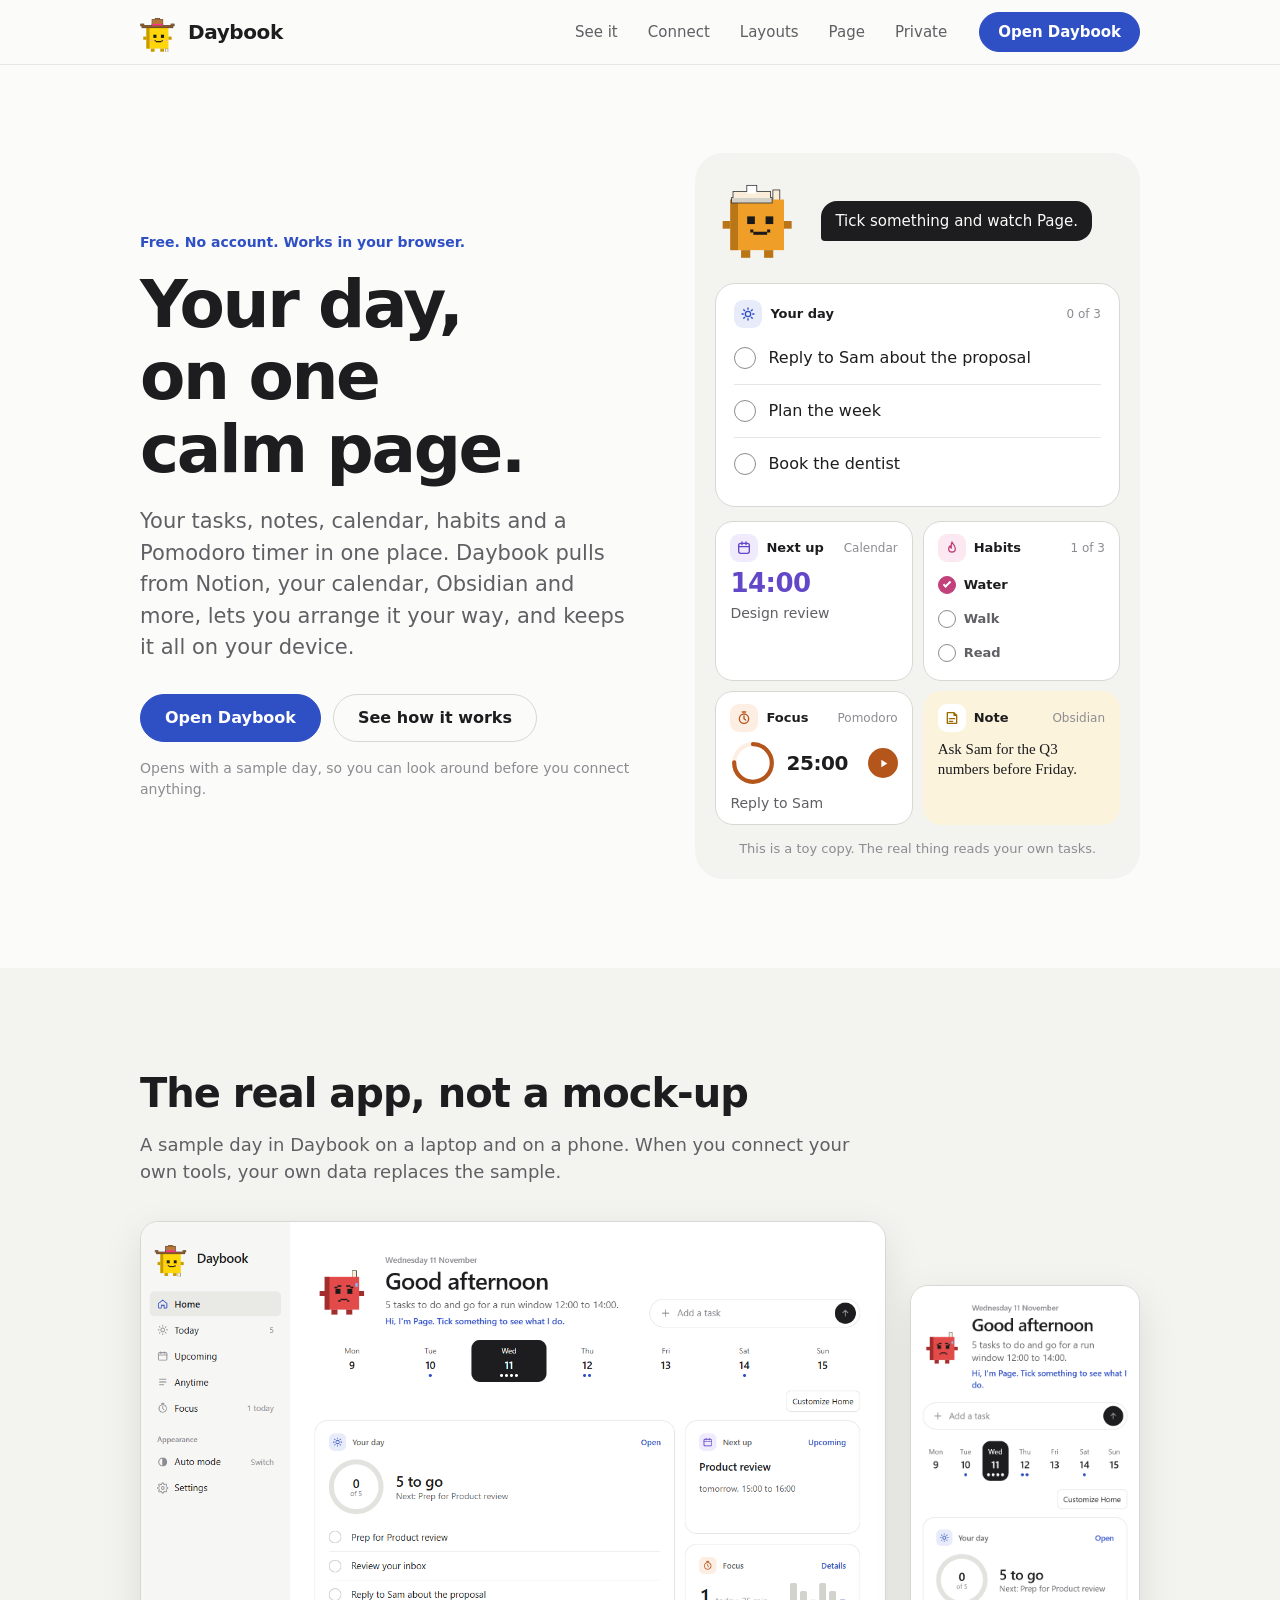
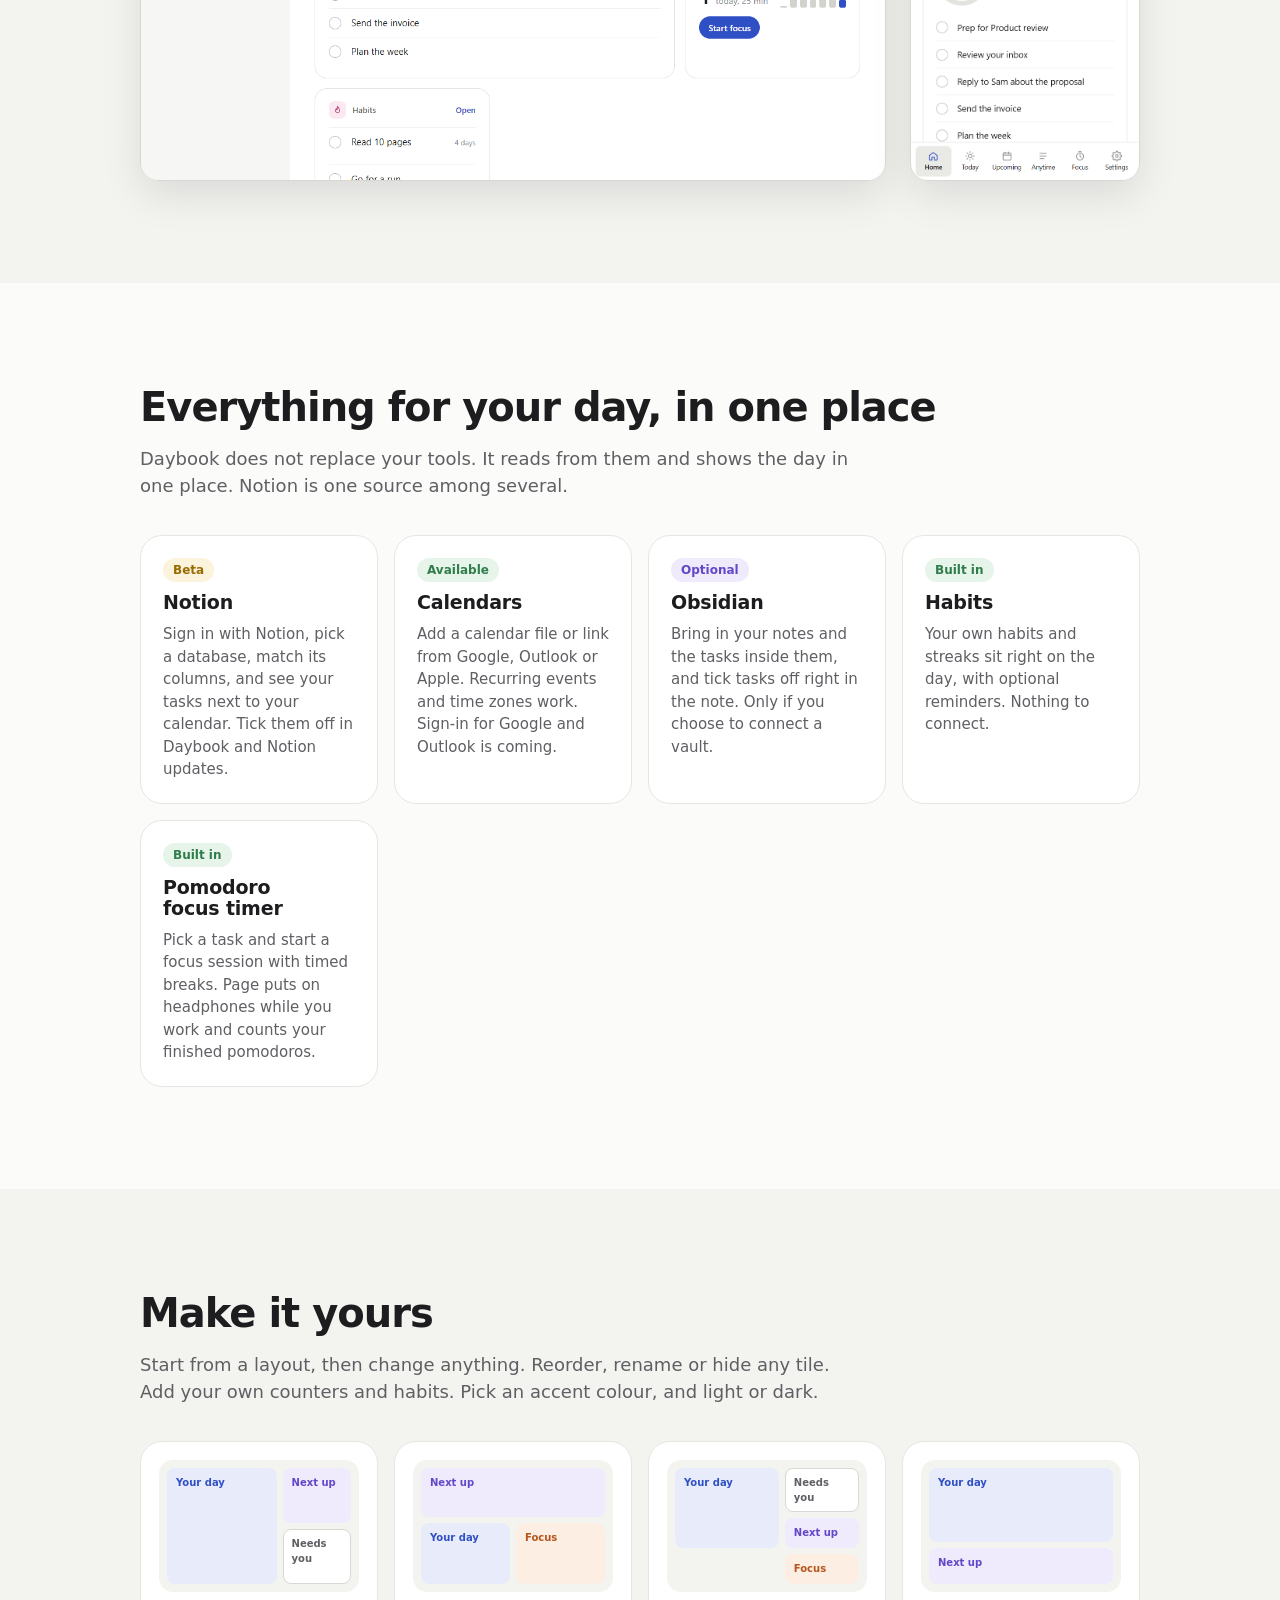
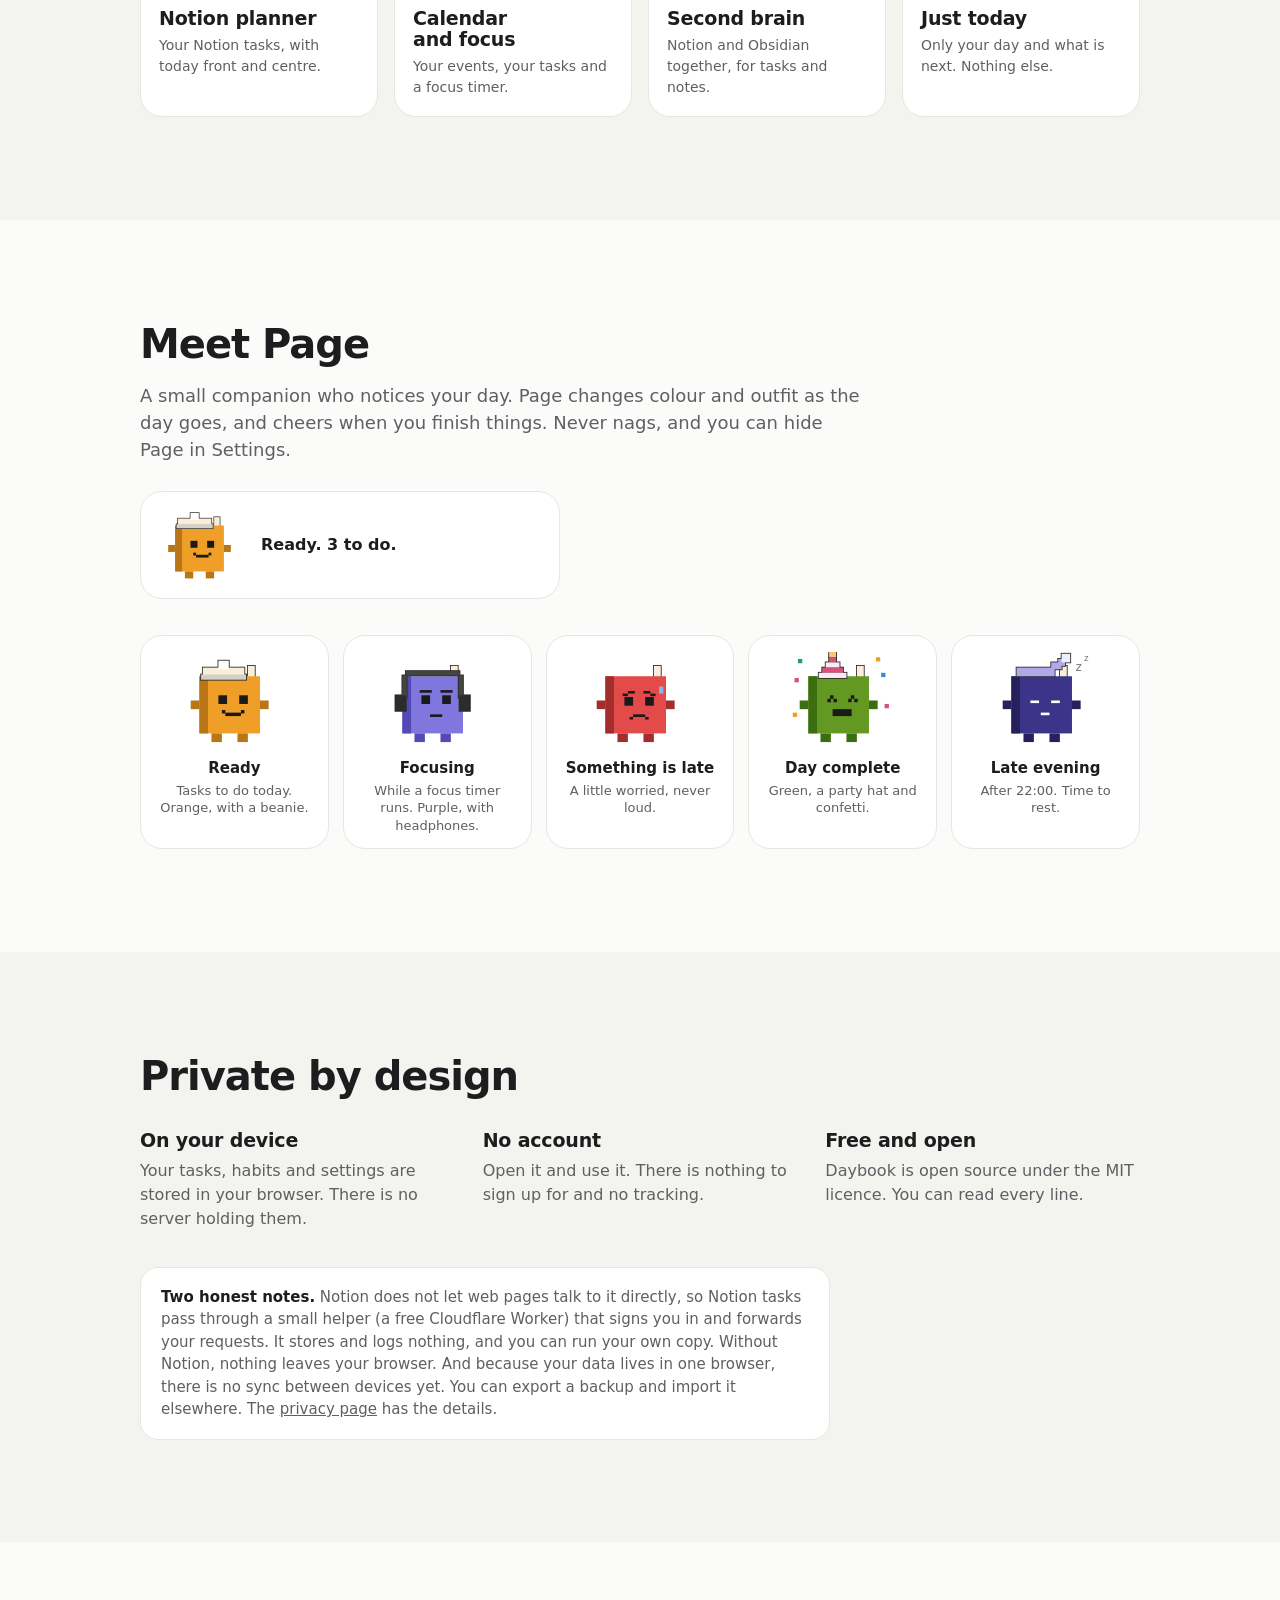
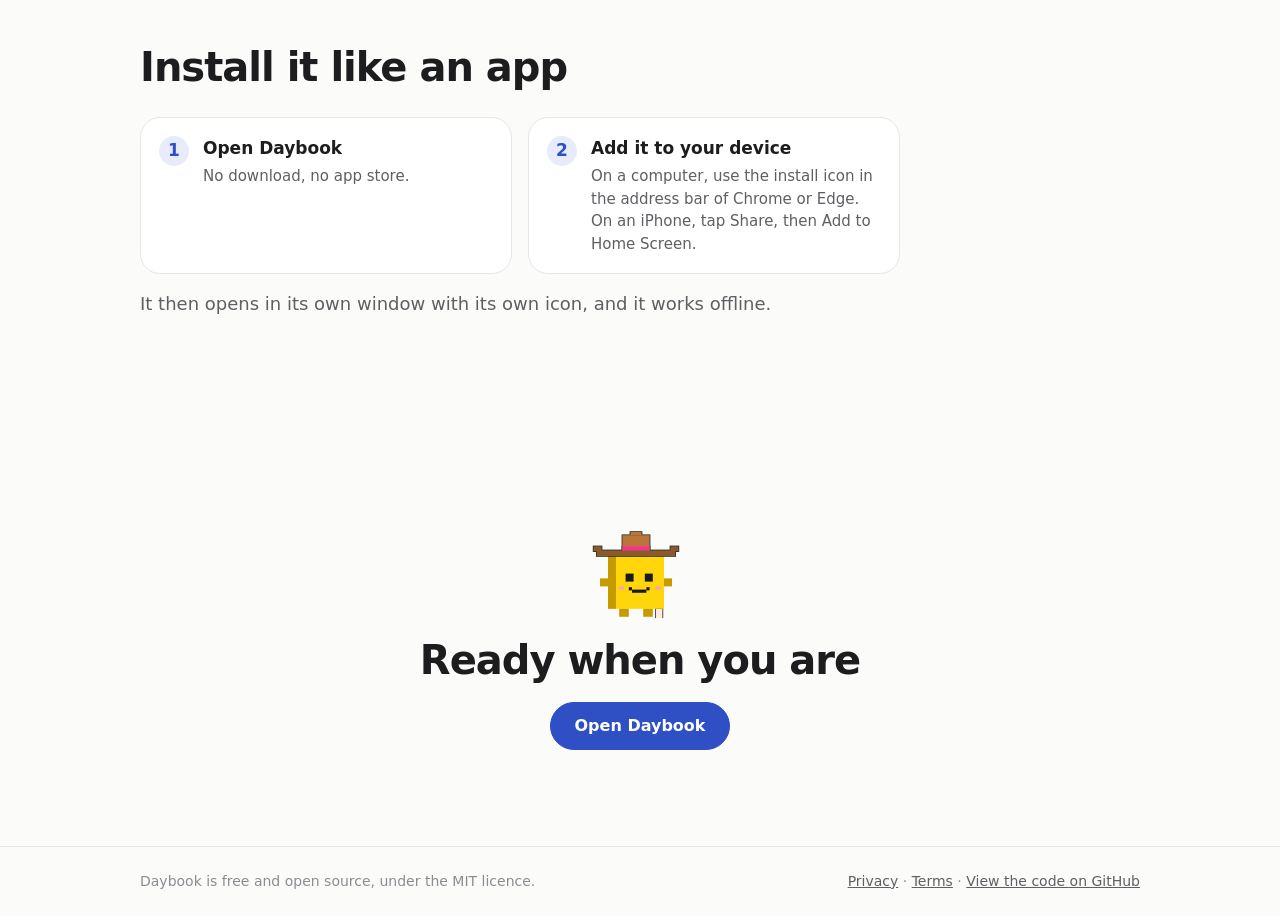
<file: index.html>
<!doctype html>
<html lang="en">
<head>
<meta charset="utf-8">
<meta name="viewport" content="width=device-width, initial-scale=1, viewport-fit=cover">
<title>Daybook: your day on one calm page</title>
<meta name="description" content="Daybook puts your tasks, notes, calendar, habits and a Pomodoro timer in one place. It works with Notion, calendars, Obsidian and more, and keeps everything on your device. Free, no account.">
<meta name="theme-color" content="#2f4fc4">
<meta property="og:title" content="Daybook">
<meta property="og:description" content="Your day, on one calm page. Free, private, no account.">
<meta property="og:type" content="website">
<meta property="og:url" content="https://iszlam93.github.io/Daybook/">
<meta property="og:image" content="https://iszlam93.github.io/Daybook/icons/og-image.png">
<meta property="og:image:width" content="1200">
<meta property="og:image:height" content="630">
<meta property="og:image:alt" content="Page, the Daybook mascot, in a cowboy hat. Your day, on one calm page.">
<meta name="twitter:card" content="summary_large_image">
<link rel="icon" href="icons/favicon.svg" type="image/svg+xml">
<link rel="apple-touch-icon" href="icons/apple-touch-icon.png">
<link rel="stylesheet" href="css/landing.css">
</head>
<body>
<a class="skip" href="#main">Skip to content</a>

<header class="top">
  <div class="wrap top-in">
    <a class="brand" href="./" aria-label="Daybook home"><span id="logo" class="logo" aria-hidden="true"></span><span>Daybook</span></a>
    <nav class="top-nav" aria-label="Page sections">
      <a href="#see">See it</a>
      <a href="#connect">Connect</a>
      <a href="#layouts">Layouts</a>
      <a href="#page">Page</a>
      <a href="#private">Private</a>
    </nav>
    <a class="btn btn-primary btn-sm" href="app/">Open Daybook</a>
  </div>
</header>

<main id="main">
  <section class="hero">
    <div class="wrap hero-in">
      <div class="hero-copy">
        <p class="eyebrow">Free. No account. Works in your browser.</p>
        <h1>Your day, on one calm page.</h1>
        <p class="lead">Your tasks, notes, calendar, habits and a Pomodoro timer in one place. Daybook pulls from Notion, your calendar, Obsidian and more, lets you arrange it your way, and keeps it all on your device.</p>
        <div class="cta">
          <a class="btn btn-primary" href="app/">Open Daybook</a>
          <a class="btn btn-ghost" href="#connect">See how it works</a>
        </div>
        <p class="fine">Opens with a sample day, so you can look around before you connect anything.</p>
      </div>

      <div class="demo" aria-label="A small Daybook you can try">
        <div class="demo-top">
          <span class="demo-page" id="demoPage" aria-hidden="true"></span>
          <p class="demo-say" id="demoSay" role="status">Tick something and watch Page.</p>
        </div>
        <div class="demo-card">
          <div class="tile-h t-day"><span class="chip" aria-hidden="true"><svg viewBox="0 0 24 24"><circle cx="12" cy="12" r="4"/><path d="M12 3v2M12 19v2M3 12h2M19 12h2M5.6 5.6l1.4 1.4M17 17l1.4 1.4M5.6 18.4L7 17M17 7l1.4-1.4"/></svg></span><span>Your day</span><em id="demoCount">0 of 3</em></div>
          <ul class="demo-list" id="demoList">
            <li><button type="button" aria-pressed="false"><span class="chk" aria-hidden="true"></span>Reply to Sam about the proposal</button></li>
            <li><button type="button" aria-pressed="false"><span class="chk" aria-hidden="true"></span>Plan the week</button></li>
            <li><button type="button" aria-pressed="false"><span class="chk" aria-hidden="true"></span>Book the dentist</button></li>
          </ul>
          <button type="button" class="demo-reset" id="demoReset" hidden>Try again</button>
        </div>
        <div class="demo-mini">
          <div class="tile t-next">
            <div class="tile-h"><span class="chip" aria-hidden="true"><svg viewBox="0 0 24 24"><rect x="4" y="5" width="16" height="15" rx="3"/><path d="M4 10h16M9 3v4M15 3v4"/></svg></span><span>Next up</span><em>Calendar</em></div>
            <p class="big">14:00</p>
            <p class="sub">Design review</p>
          </div>
          <div class="tile t-hab">
            <div class="tile-h"><span class="chip" aria-hidden="true"><svg viewBox="0 0 24 24"><path d="M12 3c1 4 5 5 5 10a5 5 0 0 1-10 0c0-2 1-3 2-4 0 2 1 3 2 3 0-3-1-5 1-9z"/></svg></span><span>Habits</span><em id="habCount">1 of 3</em></div>
            <div class="habs" id="habs">
              <button type="button" aria-pressed="true"><i aria-hidden="true"></i>Water</button>
              <button type="button" aria-pressed="false"><i aria-hidden="true"></i>Walk</button>
              <button type="button" aria-pressed="false"><i aria-hidden="true"></i>Read</button>
            </div>
          </div>
          <div class="tile t-focus">
            <div class="tile-h"><span class="chip" aria-hidden="true"><svg viewBox="0 0 24 24"><circle cx="12" cy="13" r="7"/><path d="M12 9v4l2.5 2M9.5 3h5"/></svg></span><span>Focus</span><em>Pomodoro</em></div>
            <div class="ring-row">
              <svg class="ring" viewBox="0 0 44 44" aria-hidden="true"><circle cx="22" cy="22" r="18" class="ring-bg"/><circle cx="22" cy="22" r="18" class="ring-fg"/></svg>
              <span class="ring-t" aria-hidden="true">25:00</span>
              <span class="play" aria-hidden="true"><svg viewBox="0 0 24 24"><path d="M8 5l11 7-11 7z"/></svg></span>
            </div>
            <p class="sub">Reply to Sam</p>
          </div>
          <div class="tile t-note">
            <div class="tile-h"><span class="chip" aria-hidden="true"><svg viewBox="0 0 24 24"><path d="M5 4h10l4 4v12H5zM15 4v4h4M8 13h8M8 17h5"/></svg></span><span>Note</span><em>Obsidian</em></div>
            <p class="sub">Ask Sam for the Q3 numbers before Friday.</p>
          </div>
        </div>
        <p class="demo-note">This is a toy copy. The real thing reads your own tasks.</p>
      </div>
    </div>
  </section>

  <section id="see" class="sec alt">
    <div class="wrap">
      <h2>The real app, not a mock-up</h2>
      <p class="sec-lead">A sample day in Daybook on a laptop and on a phone. When you connect your own tools, your own data replaces the sample.</p>
      <div class="shots">
        <figure class="shot-wide">
          <picture>
            <source srcset="img/app-home-dark.png" media="(prefers-color-scheme: dark)">
            <img src="img/app-home-light.png" width="1200" height="900" loading="lazy" alt="Daybook on a laptop: a greeting from Page, the week, today's tasks, Next up, a Focus timer and Habits.">
          </picture>
        </figure>
        <figure class="shot-phone">
          <picture>
            <source srcset="img/app-home-phone-dark.png" media="(prefers-color-scheme: dark)">
            <img src="img/app-home-phone.png" width="585" height="1266" loading="lazy" alt="Daybook on a phone: the same day in one column with a tab bar at the bottom.">
          </picture>
        </figure>
      </div>
    </div>
  </section>

  <section id="connect" class="sec">
    <div class="wrap">
      <h2>Everything for your day, in one place</h2>
      <p class="sec-lead">Daybook does not replace your tools. It reads from them and shows the day in one place. Notion is one source among several.</p>
      <div class="cards">
        <article class="card">
          <span class="status beta">Beta</span>
          <h3>Notion</h3>
          <p>Sign in with Notion, pick a database, match its columns, and see your tasks next to your calendar. Tick them off in Daybook and Notion updates.</p>
        </article>
        <article class="card">
          <span class="status ok">Available</span>
          <h3>Calendars</h3>
          <p>Add a calendar file or link from Google, Outlook or Apple. Recurring events and time zones work. Sign-in for Google and Outlook is coming.</p>
        </article>
        <article class="card">
          <span class="status opt">Optional</span>
          <h3>Obsidian</h3>
          <p>Bring in your notes and the tasks inside them, and tick tasks off right in the note. Only if you choose to connect a vault.</p>
        </article>
        <article class="card">
          <span class="status ok">Built in</span>
          <h3>Habits</h3>
          <p>Your own habits and streaks sit right on the day, with optional reminders. Nothing to connect.</p>
        </article>
        <article class="card">
          <span class="status ok">Built in</span>
          <h3>Pomodoro focus timer</h3>
          <p>Pick a task and start a focus session with timed breaks. Page puts on headphones while you work and counts your finished pomodoros.</p>
        </article>
      </div>
    </div>
  </section>

  <section id="layouts" class="sec alt">
    <div class="wrap">
      <h2>Make it yours</h2>
      <p class="sec-lead">Start from a layout, then change anything. Reorder, rename or hide any tile. Add your own counters and habits. Pick an accent colour, and light or dark.</p>
      <div class="layouts">
        <article class="lay">
          <div class="mini mini-a" aria-hidden="true"><i class="b day">Your day</i><i class="b next">Next up</i><i class="b att">Needs you</i></div>
          <h3>Notion planner</h3><p>Your Notion tasks, with today front and centre.</p>
        </article>
        <article class="lay">
          <div class="mini mini-b" aria-hidden="true"><i class="b next">Next up</i><i class="b day">Your day</i><i class="b focus">Focus</i></div>
          <h3>Calendar and focus</h3><p>Your events, your tasks and a focus timer.</p>
        </article>
        <article class="lay">
          <div class="mini mini-c" aria-hidden="true"><i class="b day">Your day</i><i class="b att">Needs you</i><i class="b next">Next up</i><i class="b focus">Focus</i></div>
          <h3>Second brain</h3><p>Notion and Obsidian together, for tasks and notes.</p>
        </article>
        <article class="lay">
          <div class="mini mini-d" aria-hidden="true"><i class="b day">Your day</i><i class="b next">Next up</i></div>
          <h3>Just today</h3><p>Only your day and what is next. Nothing else.</p>
        </article>
      </div>
    </div>
  </section>

  <section id="page" class="sec">
    <div class="wrap">
      <h2>Meet Page</h2>
      <p class="sec-lead">A small companion who notices your day. Page changes colour and outfit as the day goes, and cheers when you finish things. Never nags, and you can hide Page in Settings.</p>
      <div class="loop" aria-label="Page reacting to a ticked task">
        <span class="loop-page" id="loopPage" aria-hidden="true"></span>
        <p class="loop-say" id="loopSay" aria-hidden="true">Ready</p>
      </div>
      <ul class="moods" id="moods"></ul>
    </div>
  </section>

  <section id="private" class="sec alt">
    <div class="wrap">
      <h2>Private by design</h2>
      <div class="facts">
        <div><h3>On your device</h3><p>Your tasks, habits and settings are stored in your browser. There is no server holding them.</p></div>
        <div><h3>No account</h3><p>Open it and use it. There is nothing to sign up for and no tracking.</p></div>
        <div><h3>Free and open</h3><p>Daybook is open source under the MIT licence. You can read every line.</p></div>
      </div>
      <p class="honest"><strong>Two honest notes.</strong> Notion does not let web pages talk to it directly, so Notion tasks pass through a small helper (a free Cloudflare Worker) that signs you in and forwards your requests. It stores and logs nothing, and you can run your own copy. Without Notion, nothing leaves your browser. And because your data lives in one browser, there is no sync between devices yet. You can export a backup and import it elsewhere. The <a href="privacy/">privacy page</a> has the details.</p>
    </div>
  </section>

  <section id="install" class="sec">
    <div class="wrap">
      <h2>Install it like an app</h2>
      <ol class="steps">
        <li><b>Open Daybook</b><span>No download, no app store.</span></li>
        <li><b>Add it to your device</b><span>On a computer, use the install icon in the address bar of Chrome or Edge. On an iPhone, tap Share, then Add to Home Screen.</span></li>
      </ol>
      <p class="sec-lead">It then opens in its own window with its own icon, and it works offline.</p>
    </div>
  </section>

  <section class="final">
    <div class="wrap final-in">
      <span id="logoBig" class="logo-big" aria-hidden="true"></span>
      <h2>Ready when you are</h2>
      <a class="btn btn-primary" href="app/">Open Daybook</a>
    </div>
  </section>
</main>

<footer class="foot">
  <div class="wrap foot-in">
    <span>Daybook is free and open source, under the MIT licence.</span>
    <span><a href="privacy/">Privacy</a> · <a href="terms/">Terms</a><span id="ghWrap" hidden> · <a id="ghLink" href="#" rel="noopener">View the code on GitHub</a></span></span>
  </div>
</footer>

<script src="js/mascot.js"></script>
<script src="js/landing.js"></script>
</body>
</html>
</file>
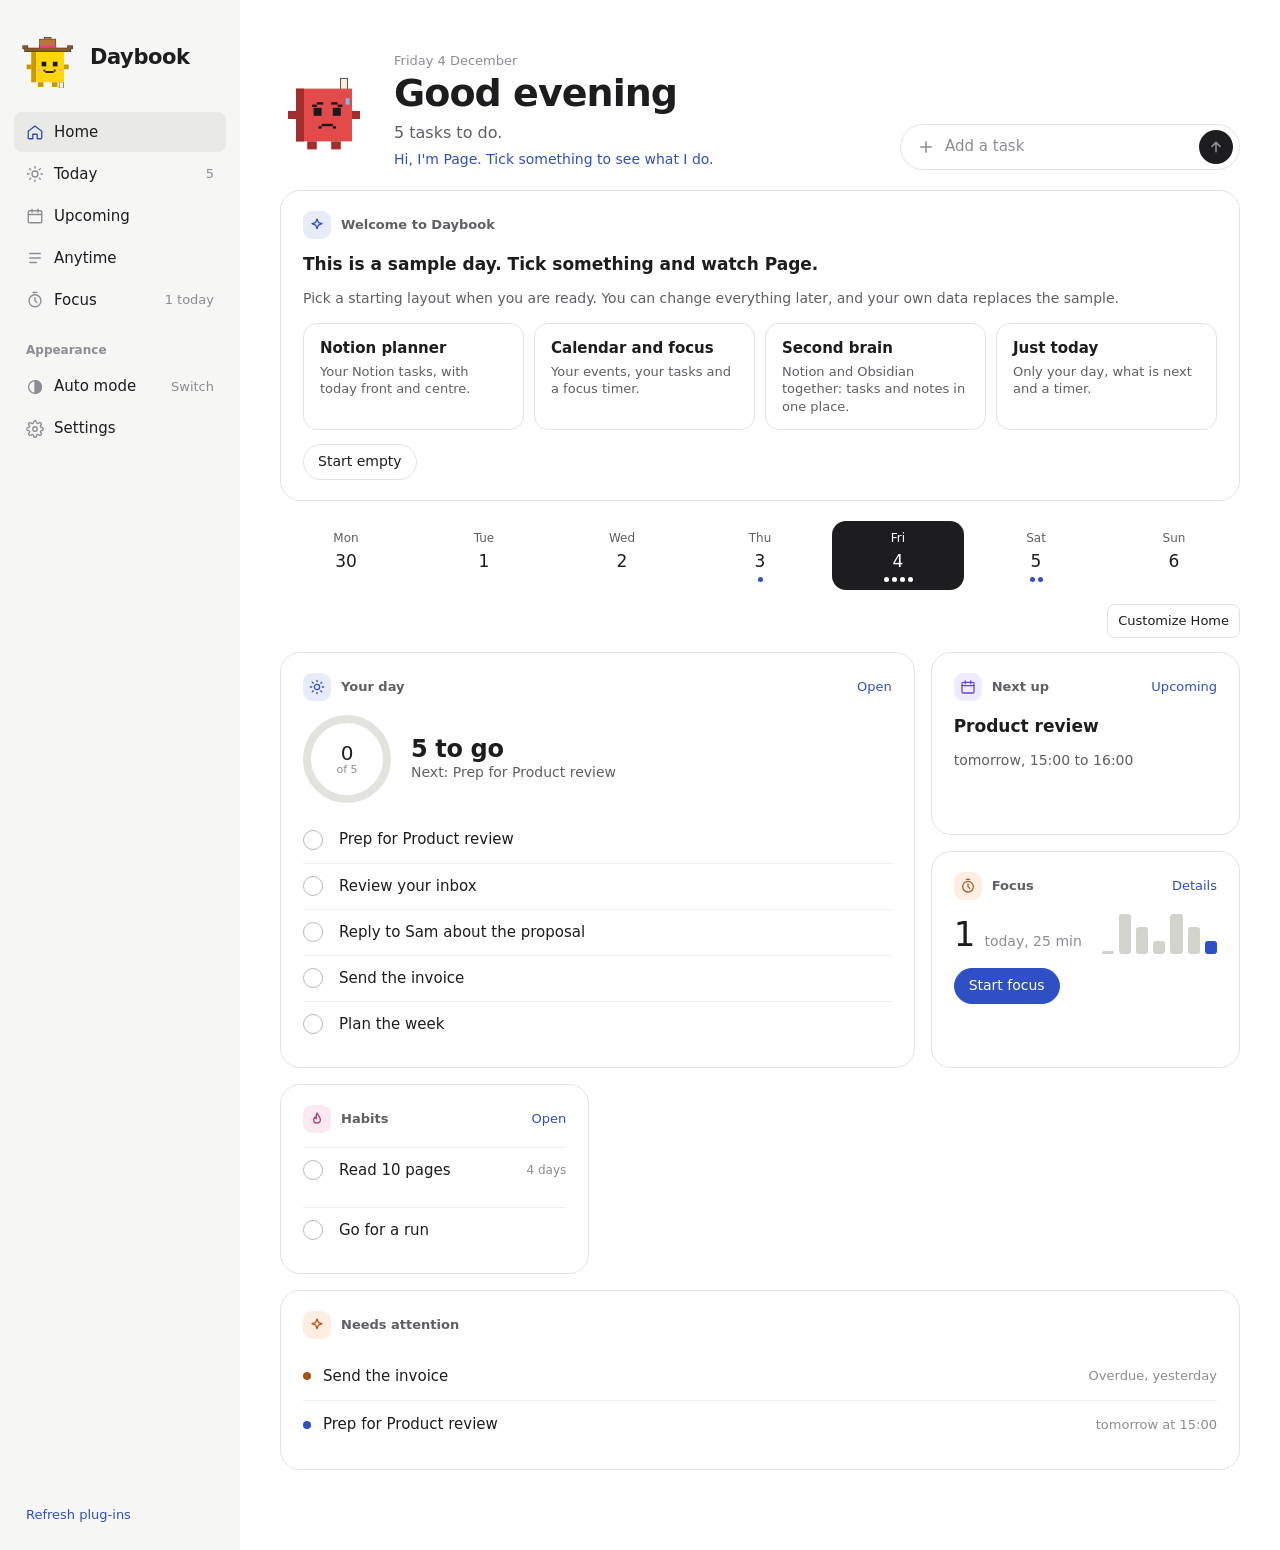
<file: app/index.html>
<!doctype html>
<html lang="en">
<head>
<meta charset="utf-8">
<meta name="viewport" content="width=device-width, initial-scale=1, viewport-fit=cover">
<title>Daybook</title>
<meta name="description" content="Daybook is a free, private home screen for your day.">
<meta name="theme-color" content="#2f4fc4">
<link rel="manifest" href="../manifest.webmanifest">
<link rel="icon" href="../icons/favicon.svg" type="image/svg+xml">
<link rel="apple-touch-icon" href="../icons/apple-touch-icon.png">
<link rel="stylesheet" href="../css/app.css">
</head>
<body>
<div class="app">
  <nav class="side" aria-label="Main" id="side"></nav>
  <main id="main" aria-live="polite"></main>
</div>
<div class="toast" id="toast" role="status"></div>
<div class="alert" id="alert" role="alert" hidden></div>
<div class="menu" id="menu" role="menu" hidden></div>
<dialog class="card" id="card" aria-label="Details"></dialog>
<noscript><p style="padding:24px;font-family:system-ui">Daybook needs JavaScript to run. Everything stays in your browser.</p></noscript>
<script src="../js/store.js"></script>
<script src="../js/mascot.js"></script>
<script src="../js/config.js"></script>
<script src="../js/app.js"></script>
<script src="../js/plugins/obsidian.js"></script>
<script src="../js/plugins/ics.js"></script>
<script src="../js/plugins/notion.js"></script>
</body>
</html>
</file>
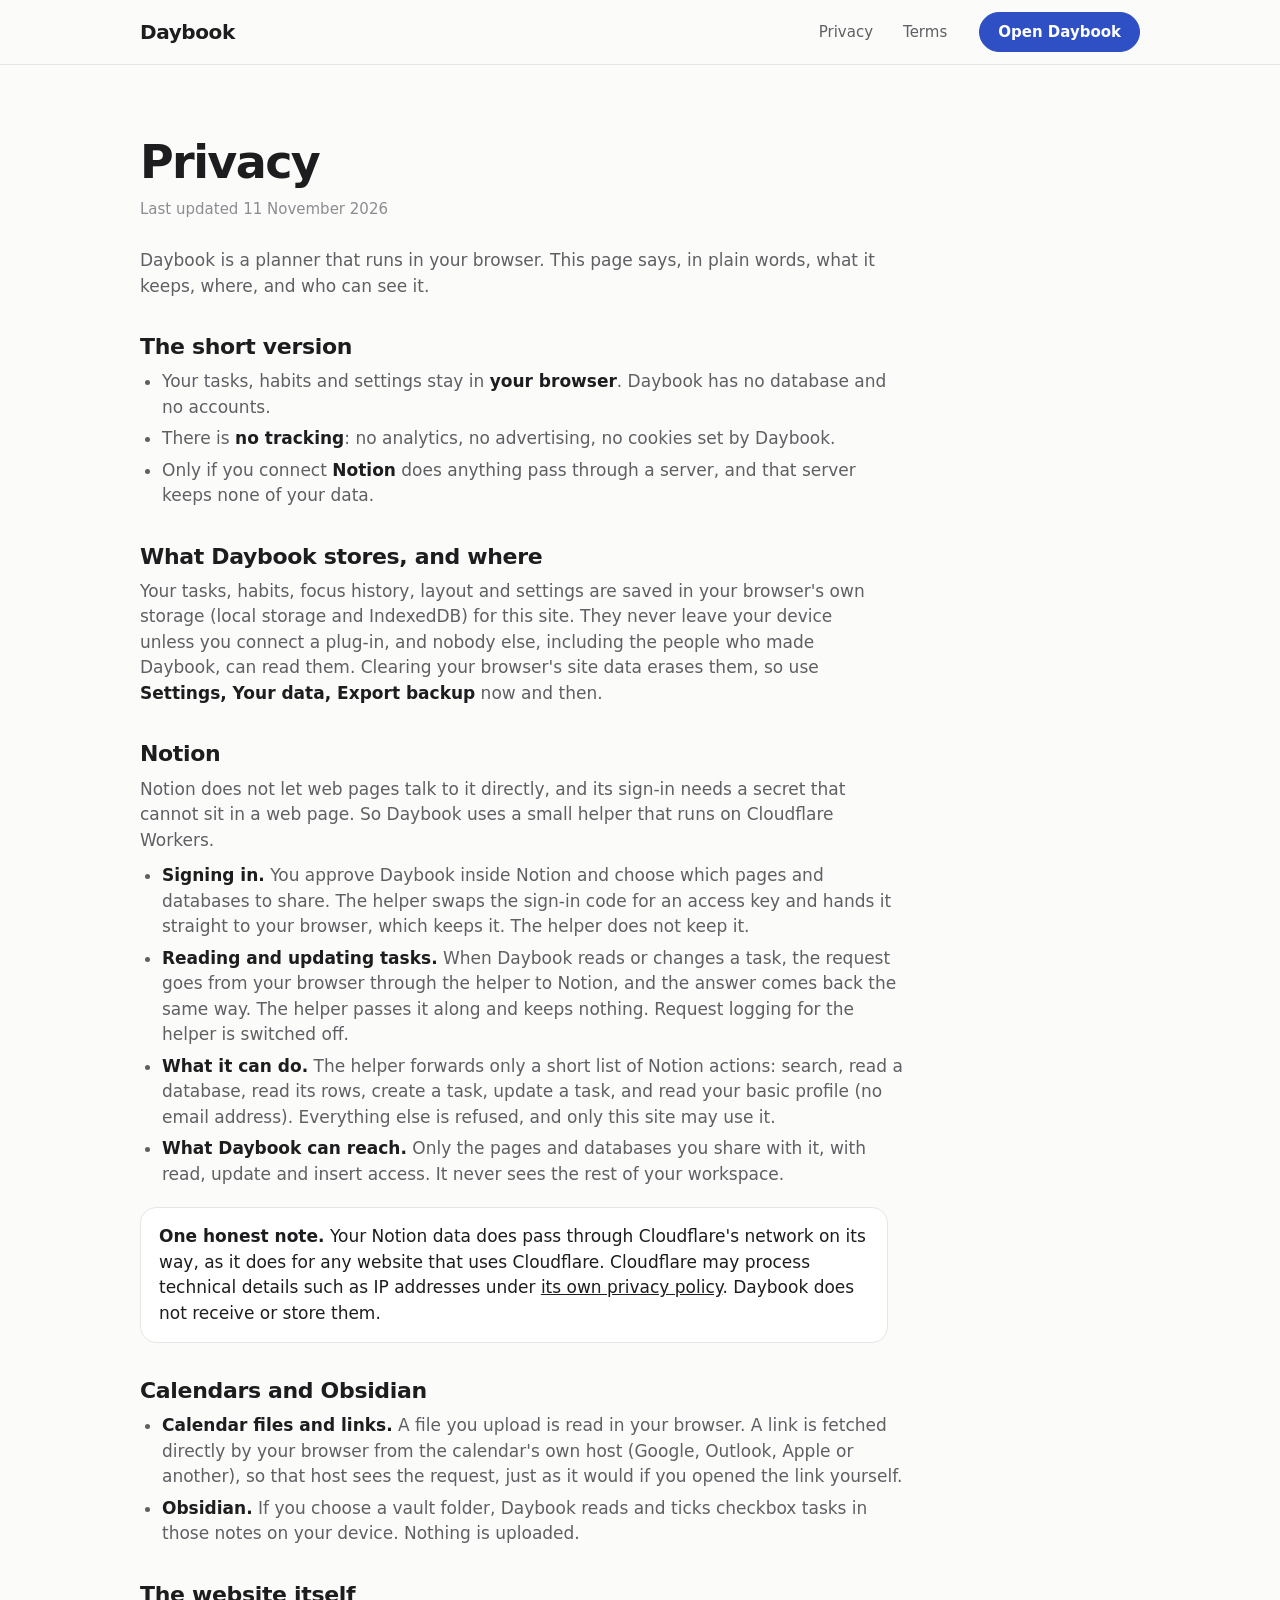
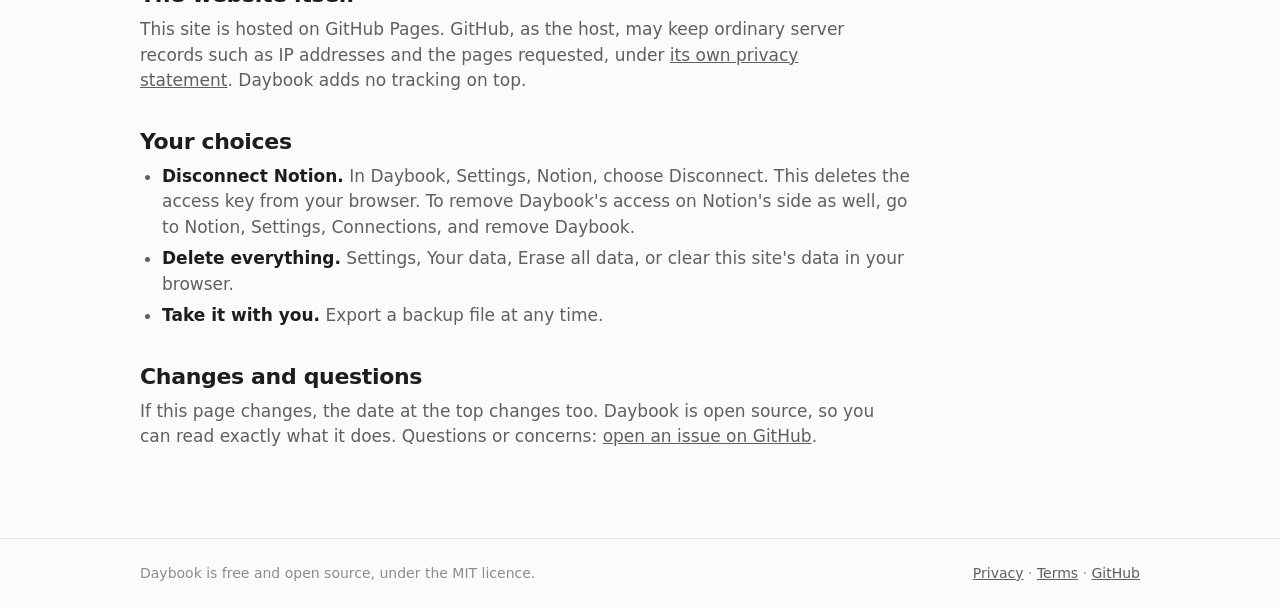
<file: privacy/index.html>
<!doctype html>
<html lang="en">
<head>
<meta charset="utf-8">
<meta name="viewport" content="width=device-width, initial-scale=1, viewport-fit=cover">
<title>Privacy: Daybook</title>
<meta name="description" content="What Daybook stores, where it lives, and what passes through the Notion helper.">
<meta name="theme-color" content="#2f4fc4">
<link rel="icon" href="../icons/favicon.svg" type="image/svg+xml">
<link rel="stylesheet" href="../css/landing.css">
<style>
.doc{padding:clamp(40px,6vw,72px) 0 clamp(48px,7vw,88px)}
.doc h1{font-size:clamp(32px,5vw,46px);margin-bottom:10px}
.doc .upd{color:var(--ink3);font-size:15px;margin-bottom:28px}
.doc h2{font-size:22px;margin:36px 0 10px;letter-spacing:-.015em}
.doc p,.doc li{color:var(--ink2);max-width:44em}
.doc p+p{margin-top:12px}
.doc ul{margin:10px 0 0;padding-left:22px}
.doc li{margin:6px 0}
.doc strong{color:var(--ink)}
.doc .box{margin-top:20px;padding:16px 18px;background:var(--card);border:1px solid var(--line);border-radius:16px;max-width:44em}
</style>
</head>
<body>
<header class="top">
  <div class="wrap top-in">
    <a class="brand" href="../" aria-label="Daybook home"><span>Daybook</span></a>
    <nav class="top-nav" aria-label="Legal"><a href="./" aria-current="page">Privacy</a><a href="../terms/">Terms</a></nav>
    <a class="btn btn-primary btn-sm" href="../app/">Open Daybook</a>
  </div>
</header>

<main id="main" class="doc">
  <div class="wrap">
    <h1>Privacy</h1>
    <p class="upd">Last updated 11 November 2026</p>

    <p>Daybook is a planner that runs in your browser. This page says, in plain words, what it keeps, where, and who can see it.</p>

    <h2>The short version</h2>
    <ul>
      <li>Your tasks, habits and settings stay in <strong>your browser</strong>. Daybook has no database and no accounts.</li>
      <li>There is <strong>no tracking</strong>: no analytics, no advertising, no cookies set by Daybook.</li>
      <li>Only if you connect <strong>Notion</strong> does anything pass through a server, and that server keeps none of your data.</li>
    </ul>

    <h2>What Daybook stores, and where</h2>
    <p>Your tasks, habits, focus history, layout and settings are saved in your browser's own storage (local storage and IndexedDB) for this site. They never leave your device unless you connect a plug-in, and nobody else, including the people who made Daybook, can read them. Clearing your browser's site data erases them, so use <strong>Settings, Your data, Export backup</strong> now and then.</p>

    <h2>Notion</h2>
    <p>Notion does not let web pages talk to it directly, and its sign-in needs a secret that cannot sit in a web page. So Daybook uses a small helper that runs on Cloudflare Workers.</p>
    <ul>
      <li><strong>Signing in.</strong> You approve Daybook inside Notion and choose which pages and databases to share. The helper swaps the sign-in code for an access key and hands it straight to your browser, which keeps it. The helper does not keep it.</li>
      <li><strong>Reading and updating tasks.</strong> When Daybook reads or changes a task, the request goes from your browser through the helper to Notion, and the answer comes back the same way. The helper passes it along and keeps nothing. Request logging for the helper is switched off.</li>
      <li><strong>What it can do.</strong> The helper forwards only a short list of Notion actions: search, read a database, read its rows, create a task, update a task, and read your basic profile (no email address). Everything else is refused, and only this site may use it.</li>
      <li><strong>What Daybook can reach.</strong> Only the pages and databases you share with it, with read, update and insert access. It never sees the rest of your workspace.</li>
    </ul>
    <div class="box"><strong>One honest note.</strong> Your Notion data does pass through Cloudflare's network on its way, as it does for any website that uses Cloudflare. Cloudflare may process technical details such as IP addresses under <a href="https://www.cloudflare.com/privacypolicy/" rel="noopener">its own privacy policy</a>. Daybook does not receive or store them.</div>

    <h2>Calendars and Obsidian</h2>
    <ul>
      <li><strong>Calendar files and links.</strong> A file you upload is read in your browser. A link is fetched directly by your browser from the calendar's own host (Google, Outlook, Apple or another), so that host sees the request, just as it would if you opened the link yourself.</li>
      <li><strong>Obsidian.</strong> If you choose a vault folder, Daybook reads and ticks checkbox tasks in those notes on your device. Nothing is uploaded.</li>
    </ul>

    <h2>The website itself</h2>
    <p>This site is hosted on GitHub Pages. GitHub, as the host, may keep ordinary server records such as IP addresses and the pages requested, under <a href="https://docs.github.com/site-policy/privacy-policies/github-general-privacy-statement" rel="noopener">its own privacy statement</a>. Daybook adds no tracking on top.</p>

    <h2>Your choices</h2>
    <ul>
      <li><strong>Disconnect Notion.</strong> In Daybook, Settings, Notion, choose Disconnect. This deletes the access key from your browser. To remove Daybook's access on Notion's side as well, go to Notion, Settings, Connections, and remove Daybook.</li>
      <li><strong>Delete everything.</strong> Settings, Your data, Erase all data, or clear this site's data in your browser.</li>
      <li><strong>Take it with you.</strong> Export a backup file at any time.</li>
    </ul>

    <h2>Changes and questions</h2>
    <p>If this page changes, the date at the top changes too. Daybook is open source, so you can read exactly what it does. Questions or concerns: <a href="https://github.com/Iszlam93/Daybook/issues" rel="noopener">open an issue on GitHub</a>.</p>
  </div>
</main>

<footer class="foot">
  <div class="wrap foot-in">
    <span>Daybook is free and open source, under the MIT licence.</span>
    <span><a href="./">Privacy</a> · <a href="../terms/">Terms</a> · <a href="https://github.com/Iszlam93/Daybook" rel="noopener">GitHub</a></span>
  </div>
</footer>
</body>
</html>
</file>
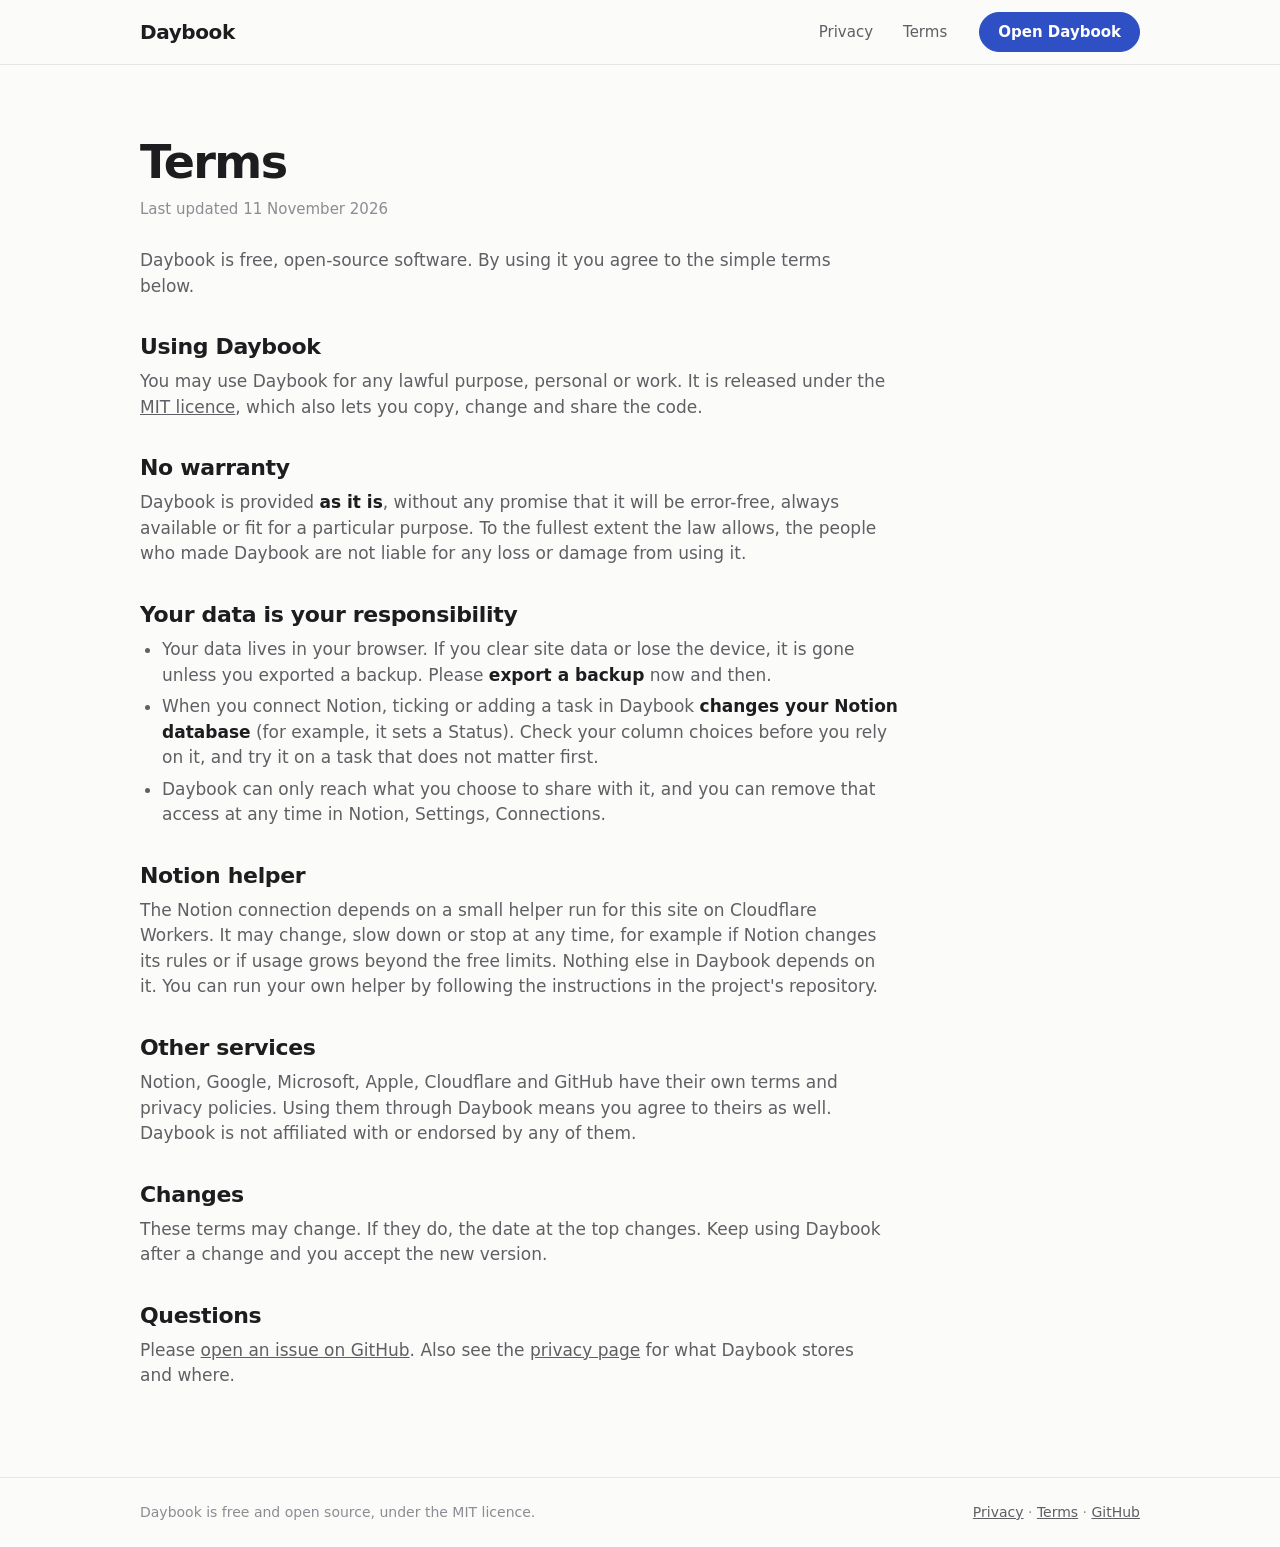
<file: terms/index.html>
<!doctype html>
<html lang="en">
<head>
<meta charset="utf-8">
<meta name="viewport" content="width=device-width, initial-scale=1, viewport-fit=cover">
<title>Terms: Daybook</title>
<meta name="description" content="The plain-language terms for using Daybook.">
<meta name="theme-color" content="#2f4fc4">
<link rel="icon" href="../icons/favicon.svg" type="image/svg+xml">
<link rel="stylesheet" href="../css/landing.css">
<style>
.doc{padding:clamp(40px,6vw,72px) 0 clamp(48px,7vw,88px)}
.doc h1{font-size:clamp(32px,5vw,46px);margin-bottom:10px}
.doc .upd{color:var(--ink3);font-size:15px;margin-bottom:28px}
.doc h2{font-size:22px;margin:36px 0 10px;letter-spacing:-.015em}
.doc p,.doc li{color:var(--ink2);max-width:44em}
.doc p+p{margin-top:12px}
.doc ul{margin:10px 0 0;padding-left:22px}
.doc li{margin:6px 0}
.doc strong{color:var(--ink)}
</style>
</head>
<body>
<header class="top">
  <div class="wrap top-in">
    <a class="brand" href="../" aria-label="Daybook home"><span>Daybook</span></a>
    <nav class="top-nav" aria-label="Legal"><a href="../privacy/">Privacy</a><a href="./" aria-current="page">Terms</a></nav>
    <a class="btn btn-primary btn-sm" href="../app/">Open Daybook</a>
  </div>
</header>

<main id="main" class="doc">
  <div class="wrap">
    <h1>Terms</h1>
    <p class="upd">Last updated 11 November 2026</p>

    <p>Daybook is free, open-source software. By using it you agree to the simple terms below.</p>

    <h2>Using Daybook</h2>
    <p>You may use Daybook for any lawful purpose, personal or work. It is released under the <a href="https://github.com/Iszlam93/Daybook/blob/main/LICENSE" rel="noopener">MIT licence</a>, which also lets you copy, change and share the code.</p>

    <h2>No warranty</h2>
    <p>Daybook is provided <strong>as it is</strong>, without any promise that it will be error-free, always available or fit for a particular purpose. To the fullest extent the law allows, the people who made Daybook are not liable for any loss or damage from using it.</p>

    <h2>Your data is your responsibility</h2>
    <ul>
      <li>Your data lives in your browser. If you clear site data or lose the device, it is gone unless you exported a backup. Please <strong>export a backup</strong> now and then.</li>
      <li>When you connect Notion, ticking or adding a task in Daybook <strong>changes your Notion database</strong> (for example, it sets a Status). Check your column choices before you rely on it, and try it on a task that does not matter first.</li>
      <li>Daybook can only reach what you choose to share with it, and you can remove that access at any time in Notion, Settings, Connections.</li>
    </ul>

    <h2>Notion helper</h2>
    <p>The Notion connection depends on a small helper run for this site on Cloudflare Workers. It may change, slow down or stop at any time, for example if Notion changes its rules or if usage grows beyond the free limits. Nothing else in Daybook depends on it. You can run your own helper by following the instructions in the project's repository.</p>

    <h2>Other services</h2>
    <p>Notion, Google, Microsoft, Apple, Cloudflare and GitHub have their own terms and privacy policies. Using them through Daybook means you agree to theirs as well. Daybook is not affiliated with or endorsed by any of them.</p>

    <h2>Changes</h2>
    <p>These terms may change. If they do, the date at the top changes. Keep using Daybook after a change and you accept the new version.</p>

    <h2>Questions</h2>
    <p>Please <a href="https://github.com/Iszlam93/Daybook/issues" rel="noopener">open an issue on GitHub</a>. Also see the <a href="../privacy/">privacy page</a> for what Daybook stores and where.</p>
  </div>
</main>

<footer class="foot">
  <div class="wrap foot-in">
    <span>Daybook is free and open source, under the MIT licence.</span>
    <span><a href="../privacy/">Privacy</a> · <a href="./">Terms</a> · <a href="https://github.com/Iszlam93/Daybook" rel="noopener">GitHub</a></span>
  </div>
</footer>
</body>
</html>
</file>
<file: css/landing.css>
/* Daybook landing page. Same calm look as the app: system fonts, one accent, rounded cards. */
:root{
  --bg:#fbfbfa;--card:#ffffff;--soft:#f3f3f0;--ink:#1d1d1f;--ink2:#5f5f64;--ink3:#8c8c92;
  --line:#e6e6e2;--line2:#d8d8d3;--accent:#2f4fc4;--accent-ink:#ffffff;--accent-soft:#e8ecfa;
  --ok:#2f7d4a;--ok-soft:#e6f4ea;--warn:#9a6b00;--warn-soft:#fbf3dc;--violet:#6247c9;--violet-soft:#efeafc;--orange:#b4561c;--orange-soft:#fdeee3;
  --pink:#c2417a;--pink-soft:#fbe8f1;
  --font:ui-sans-serif,system-ui,-apple-system,"Segoe UI",Roboto,sans-serif;
}
@media (prefers-color-scheme:dark){:root:not([data-theme="light"]){
  --bg:#17171a;--card:#1e1e22;--soft:#222227;--ink:#ececee;--ink2:#a7a7ad;--ink3:#7d7d84;
  --line:#2a2a2f;--line2:#36363c;--accent:#8ea4ff;--accent-ink:#121218;--accent-soft:#252b45;
  --ok:#6cc58a;--ok-soft:#1f3326;--warn:#e6c258;--warn-soft:#382f17;--violet:#b3a0ff;--violet-soft:#2e2650;--orange:#f0a36b;--orange-soft:#3b2a1d;--pink:#f08fb8;--pink-soft:#3a2230;color-scheme:dark}}
*,*::before,*::after{box-sizing:border-box}
html{scroll-behavior:smooth;scroll-padding-top:72px}
body{margin:0;background:var(--bg);color:var(--ink);font-family:var(--font);font-size:17px;line-height:1.5;-webkit-font-smoothing:antialiased}
.wrap{max-width:1040px;margin:0 auto;padding-left:max(20px,env(safe-area-inset-left,0px));padding-right:max(20px,env(safe-area-inset-right,0px))}
a{color:inherit}
:focus-visible{outline:2px solid var(--accent);outline-offset:3px;border-radius:8px}
.skip{position:absolute;left:-999px;top:8px;background:var(--ink);color:var(--bg);padding:8px 14px;border-radius:8px;z-index:20}
.skip:focus{left:12px}
h1,h2,h3{margin:0;letter-spacing:-.025em;line-height:1.1;text-wrap:balance}
h2{font-size:clamp(28px,4.2vw,40px)}
h3{font-size:19px;letter-spacing:-.01em}
p{margin:0}

/* header */
.top{position:sticky;top:0;z-index:10;background:color-mix(in srgb,var(--bg) 88%,transparent);backdrop-filter:saturate(1.4) blur(10px);border-bottom:1px solid var(--line);padding-top:env(safe-area-inset-top,0px)}
.top-in{display:flex;align-items:center;gap:20px;height:64px}
.brand{display:flex;align-items:center;gap:10px;font-weight:700;font-size:20px;letter-spacing:-.02em;text-decoration:none}
.logo{display:inline-flex;width:38px;line-height:0}
.logo svg{width:100%;height:auto;display:block}
.top-nav{display:flex;gap:6px;margin-left:auto}
.top-nav a{text-decoration:none;color:var(--ink2);font-size:15px;padding:8px 12px;border-radius:999px}
.top-nav a:hover{background:var(--soft);color:var(--ink)}
@media (max-width:760px){.top-nav{display:none}.btn-sm{margin-left:auto}}

/* buttons */
.btn{display:inline-flex;align-items:center;justify-content:center;gap:8px;min-height:48px;padding:0 24px;border-radius:999px;border:1px solid var(--line2);background:var(--card);color:var(--ink);font:inherit;font-weight:600;font-size:16px;text-decoration:none;cursor:pointer}
.btn:hover{border-color:var(--ink3)}
.btn-primary{background:var(--accent);border-color:var(--accent);color:var(--accent-ink)}
.btn-primary:hover{filter:brightness(1.07);border-color:var(--accent)}
.btn-ghost{background:transparent}
.btn-sm{min-height:40px;padding:0 18px;font-size:15px}

/* hero */
.hero{padding:clamp(40px,7vw,88px) 0 clamp(48px,7vw,96px)}
.hero-in{display:grid;grid-template-columns:minmax(0,1.05fr) minmax(0,.95fr);gap:clamp(28px,5vw,64px);align-items:center}
@media (max-width:860px){.hero-in{grid-template-columns:minmax(0,1fr)}}
.eyebrow{font-size:14px;font-weight:600;color:var(--accent);margin-bottom:16px}
h1{font-size:clamp(38px,6.4vw,66px);letter-spacing:-.035em}
.lead{font-size:clamp(18px,2.2vw,21px);color:var(--ink2);margin-top:20px;max-width:34em}
.cta{display:flex;gap:12px;flex-wrap:wrap;margin-top:30px}
.fine{margin-top:16px;font-size:14px;color:var(--ink3)}

/* live demo */
.demo{background:var(--soft);border-radius:28px;padding:20px;display:flex;flex-direction:column;gap:14px;position:relative}
.demo-top{display:flex;align-items:center;gap:14px;min-height:96px}
.demo-page{flex:none;line-height:0;display:block}
.demo-page svg{width:92px;height:auto}
.demo-page.hop{animation:hop .6s ease-out}
.demo-say{background:var(--ink);color:var(--bg);padding:10px 14px;border-radius:16px 16px 16px 4px;font-size:15px;font-weight:500;line-height:1.35}
.demo-card{background:var(--card);border:1px solid var(--line2);border-radius:20px;padding:16px 18px}
.demo-h{display:flex;justify-content:space-between;font-size:13px;font-weight:600;color:var(--ink2);margin-bottom:6px}
.demo-list{list-style:none;margin:0;padding:0}
.demo-list li+li{border-top:1px solid var(--line)}
.demo-list button{display:flex;align-items:center;gap:12px;width:100%;min-height:52px;background:none;border:0;padding:0;font:inherit;font-size:16px;color:var(--ink);text-align:left;cursor:pointer}
.chk{width:22px;height:22px;border-radius:50%;border:1.5px solid var(--ink3);flex:none;display:flex;align-items:center;justify-content:center}
.demo-list button[aria-pressed="true"]{color:var(--ink3);text-decoration:line-through}
.demo-list button[aria-pressed="true"] .chk{background:var(--accent);border-color:var(--accent)}
.demo-list button[aria-pressed="true"] .chk::after{content:"";width:6px;height:11px;border:solid var(--accent-ink);border-width:0 2px 2px 0;transform:rotate(45deg) translate(-1px,-1px)}
.demo-reset{margin-top:8px;background:none;border:0;color:var(--accent);font:inherit;font-size:14px;font-weight:600;cursor:pointer;padding:6px 0}
.demo-mini{display:grid;grid-template-columns:1fr 1fr;gap:10px}
.tile{background:var(--card);border:1px solid var(--line2);border-radius:18px;padding:12px 14px;display:flex;flex-direction:column;gap:8px;min-width:0}
.tile-h{display:flex;align-items:center;gap:8px;font-size:13px;font-weight:700;color:var(--ink)}
.tile-h em{font-style:normal;font-weight:500;font-size:12px;color:var(--ink3);margin-left:auto;white-space:nowrap}
.chip{flex:none;width:28px;height:28px;border-radius:9px;display:flex;align-items:center;justify-content:center;background:var(--tc-soft);color:var(--tc)}
.chip svg{width:16px;height:16px;fill:none;stroke:currentColor;stroke-width:2;stroke-linecap:round;stroke-linejoin:round}
.t-day{--tc:var(--accent);--tc-soft:var(--accent-soft);margin-bottom:4px}
.t-next{--tc:var(--violet);--tc-soft:var(--violet-soft)}
.t-hab{--tc:var(--pink);--tc-soft:var(--pink-soft)}
.t-focus{--tc:var(--orange);--tc-soft:var(--orange-soft)}
.t-note{--tc:var(--warn);--tc-soft:var(--warn-soft);background:var(--warn-soft);border-color:transparent}
.t-note .chip{background:var(--card)}
.big{font-size:26px;font-weight:700;letter-spacing:-.02em;color:var(--violet);line-height:1}
.sub{font-size:14px;color:var(--ink2);line-height:1.3}
.t-note .sub{color:var(--ink);font-size:15px;font-family:ui-serif,Georgia,serif}
.habs{display:flex;flex-direction:column;gap:4px}
.habs button{display:flex;align-items:center;gap:8px;font:inherit;font-size:13px;font-weight:600;min-height:30px;padding:0;background:none;border:0;color:var(--ink2);cursor:pointer;text-align:left}
.habs i{flex:none;width:18px;height:18px;border-radius:50%;border:1.5px solid var(--ink3);display:flex;align-items:center;justify-content:center}
.habs button[aria-pressed="true"]{color:var(--ink)}
.habs button[aria-pressed="true"] i{background:var(--pink);border-color:var(--pink)}
.habs button[aria-pressed="true"] i::after{content:"";width:4px;height:8px;border:solid #fff;border-width:0 2px 2px 0;transform:rotate(45deg) translate(-1px,-1px)}
.ring-row{display:flex;align-items:center;gap:10px;position:relative}
.ring{width:46px;height:46px;flex:none;transform:rotate(-90deg)}
.ring circle{fill:none;stroke-width:4}
.ring-bg{stroke:var(--orange-soft)}
.ring-fg{stroke:var(--orange);stroke-linecap:round;stroke-dasharray:113;stroke-dashoffset:28}
.ring-t{font-size:20px;font-weight:700;letter-spacing:-.02em;color:var(--ink)}
.play{margin-left:auto;width:30px;height:30px;border-radius:50%;background:var(--orange);color:#fff;display:flex;align-items:center;justify-content:center}
.play svg{width:13px;height:13px;fill:currentColor;margin-left:2px}
@media (max-width:560px){
  .demo-mini .tile-h em{display:none}
  .tile{padding:12px}
  .ring{width:38px;height:38px}
  .ring-t{font-size:18px}
  .play{width:26px;height:26px;flex:none}
  .t-habs-note{display:none}
}
.demo-note{font-size:13px;color:var(--ink3);text-align:center}
@keyframes hop{0%,100%{transform:none}35%{transform:translateY(-14px)}60%{transform:translateY(0) scale(1.04,.94)}}
.confetti{position:fixed;top:-14px;width:9px;height:9px;z-index:30;pointer-events:none;animation:fall 1.8s ease-in forwards}
@keyframes fall{to{transform:translateY(108vh) rotate(540deg)}}

/* screenshots */
.shots{display:grid;grid-template-columns:minmax(0,1fr) minmax(0,230px);gap:24px;align-items:end;margin-top:36px}
.shots figure{margin:0}
.shots img{display:block;width:100%;height:auto;border-radius:18px;border:1px solid var(--line2);box-shadow:0 14px 40px rgba(0,0,0,.10)}
@media (max-width:700px){.shots{grid-template-columns:minmax(0,1fr)}.shot-phone{max-width:240px;margin:0 auto}}

/* Page loop */
.loop{display:flex;align-items:center;gap:16px;margin-top:28px;background:var(--card);border:1px solid var(--line);border-radius:22px;padding:14px 20px;max-width:420px}
.loop-page{flex:none;line-height:0}
.loop-page svg{width:84px;height:auto}
.loop-page.hop{animation:hop .6s ease-out}
.loop-say{font-weight:600;font-size:16px}

/* sections */
.sec{padding:clamp(56px,8vw,104px) 0}
.sec.alt{background:var(--soft)}
.sec-lead{font-size:18px;color:var(--ink2);margin-top:16px;max-width:40em}
.cards{display:grid;grid-template-columns:repeat(auto-fit,minmax(220px,1fr));gap:16px;margin-top:36px}
.card{background:var(--card);border:1px solid var(--line);border-radius:22px;padding:22px;display:flex;flex-direction:column;gap:10px}
.card p{font-size:15px;color:var(--ink2)}
.status{align-self:flex-start;font-size:12px;font-weight:600;padding:3px 10px;border-radius:999px}
.status.ok{background:var(--ok-soft);color:var(--ok)}
.status.beta{background:var(--warn-soft);color:var(--warn)}
.status.opt{background:var(--violet-soft);color:var(--violet)}
.status.soon{background:var(--accent-soft);color:var(--accent)}

/* layouts */
.layouts{display:grid;grid-template-columns:repeat(auto-fit,minmax(220px,1fr));gap:16px;margin-top:36px}
.lay{background:var(--card);border:1px solid var(--line);border-radius:22px;padding:18px;display:flex;flex-direction:column;gap:6px}
.lay p{font-size:14px;color:var(--ink2)}
.mini{display:grid;gap:6px;height:132px;margin-bottom:10px;background:var(--soft);border-radius:14px;padding:8px}
.mini .b{font-style:normal;font-size:10px;font-weight:600;color:var(--ink2);background:var(--card);border:1px solid var(--line2);border-radius:8px;padding:6px 8px;display:flex;align-items:flex-start}
.mini .day{background:var(--accent-soft);color:var(--accent);border-color:transparent}
.mini .focus{background:var(--orange-soft);color:var(--orange);border-color:transparent}
.mini .next{background:var(--violet-soft);color:var(--violet);border-color:transparent}
.mini-a{grid-template-columns:1.6fr 1fr;grid-template-rows:1fr 1fr}.mini-a .day{grid-row:1/3}
.mini-b{grid-template-columns:1fr 1fr;grid-template-rows:.8fr 1fr}.mini-b .next{grid-column:1/3}
.mini-c{grid-template-columns:1.4fr 1fr;grid-template-rows:1fr 1fr 1fr}.mini-c .day{grid-row:1/3}.mini-c .focus{grid-column:2}
.mini-d{grid-template-columns:1fr;grid-template-rows:1.6fr .8fr}

/* Page */
.moods{list-style:none;margin:36px 0 0;padding:0;display:grid;grid-template-columns:repeat(auto-fit,minmax(150px,1fr));gap:14px}
.moods li{background:var(--card);border:1px solid var(--line);border-radius:22px;padding:16px 12px 14px;text-align:center}
.moods svg{width:104px;height:auto;display:block;margin:0 auto 8px}
.moods b{display:block;font-size:15px}
.moods span{font-size:13px;color:var(--ink2);line-height:1.35;display:block;margin-top:2px}

/* private */
.facts{display:grid;grid-template-columns:repeat(auto-fit,minmax(220px,1fr));gap:28px;margin-top:32px}
.facts p{color:var(--ink2);margin-top:8px;font-size:16px}
.honest{margin-top:36px;padding:18px 20px;background:var(--card);border:1px solid var(--line);border-radius:18px;font-size:15px;color:var(--ink2);max-width:46em}
.honest strong{color:var(--ink)}

/* install */
.steps{list-style:none;counter-reset:s;margin:28px 0 0;padding:0;display:grid;grid-template-columns:repeat(auto-fit,minmax(260px,1fr));gap:16px;max-width:760px}
.steps li{counter-increment:s;background:var(--card);border:1px solid var(--line);border-radius:20px;padding:18px 20px 18px 62px;position:relative;display:flex;flex-direction:column;gap:4px}
.steps li::before{content:counter(s);position:absolute;left:18px;top:18px;width:30px;height:30px;border-radius:50%;background:var(--accent-soft);color:var(--accent);font-weight:700;display:flex;align-items:center;justify-content:center}
.steps span{font-size:15px;color:var(--ink2)}

/* final */
.final{padding:clamp(56px,8vw,96px) 0;text-align:center}
.final-in{display:flex;flex-direction:column;align-items:center;gap:20px}
.logo-big{width:96px;line-height:0}
.logo-big svg{width:100%;height:auto}

/* footer */
.foot{border-top:1px solid var(--line);padding:24px 0 calc(24px + env(safe-area-inset-bottom,0px));color:var(--ink3);font-size:14px}
.foot-in{display:flex;gap:16px 28px;flex-wrap:wrap;justify-content:space-between}
.foot a{color:var(--ink2)}

@media (prefers-reduced-motion:reduce){html{scroll-behavior:auto}.demo-page.hop,.loop-page.hop{animation:none}.confetti{display:none}}
</file>
<file: css/app.css>
:root{
  --bg:#ffffff;--side:#f6f6f4;--soft:#f6f6f4;--hover:#efefec;--sel:#e9e9e6;--line:#efefed;--line2:#e2e2de;
  --ink:#1d1d1f;--ink2:#5f5f64;--ink3:#8c8c92;--ring:#b8b8bd;--accent:#2f4fc4;--accent-ink:#ffffff;--accent-soft:#e8ecfa;
  --ok:#2f8a4f;--warn:#a5531a;--bar:#d3d3ce;--t-blue-bg:#e8ecfa;--t-blue:#2f4fc4;--t-violet-bg:#efeafc;--t-violet:#6247c9;--t-orange-bg:#fdeee3;--t-orange:#b4561c;--t-green-bg:#e6f4ea;--t-green:#2f8a4f;--t-yellow-bg:#fbf3dc;--t-yellow:#9a6b00;--t-pink-bg:#fbe8f1;--t-pink:#b03a74;
  --font:ui-sans-serif,system-ui,-apple-system,"Segoe UI",sans-serif;
  box-sizing:border-box;padding-top:env(safe-area-inset-top,0px);padding-bottom:env(safe-area-inset-bottom,0px);
}
@media (prefers-color-scheme:dark){:root:not([data-theme="light"]){
  --bg:#17171a;--side:#1e1e22;--soft:#222227;--hover:#26262b;--sel:#2c2c32;--line:#2a2a2f;--line2:#36363c;
  --ink:#ececee;--ink2:#a7a7ad;--ink3:#7d7d84;--ring:#5c5c63;--accent:#8ea4ff;--accent-ink:#121218;--accent-soft:#252b45;
  --ok:#6cc58a;--warn:#e19a62;--bar:#3a3a40;--t-blue-bg:#252b45;--t-blue:#8ea4ff;--t-violet-bg:#2e2650;--t-violet:#b3a0ff;--t-orange-bg:#3b2a1d;--t-orange:#f0a36b;--t-green-bg:#1f3326;--t-green:#6cc58a;--t-yellow-bg:#382f17;--t-yellow:#e6c258;--t-pink-bg:#3a2232;--t-pink:#f08cb8;
}}
:root[data-theme="dark"]{
  --bg:#17171a;--side:#1e1e22;--soft:#222227;--hover:#26262b;--sel:#2c2c32;--line:#2a2a2f;--line2:#36363c;
  --ink:#ececee;--ink2:#a7a7ad;--ink3:#7d7d84;--ring:#5c5c63;--accent:#8ea4ff;--accent-ink:#121218;--accent-soft:#252b45;
  --ok:#6cc58a;--warn:#e19a62;--bar:#3a3a40;--t-blue-bg:#252b45;--t-blue:#8ea4ff;--t-violet-bg:#2e2650;--t-violet:#b3a0ff;--t-orange-bg:#3b2a1d;--t-orange:#f0a36b;--t-green-bg:#1f3326;--t-green:#6cc58a;--t-yellow-bg:#382f17;--t-yellow:#e6c258;--t-pink-bg:#3a2232;--t-pink:#f08cb8;
}
*,*::before,*::after{box-sizing:border-box}
html{height:100%;scroll-padding-top:env(safe-area-inset-top,0px)}
body{margin:0;min-height:100%;background:var(--bg);color:var(--ink);font-family:var(--font);font-size:16px;line-height:1.4;-webkit-font-smoothing:antialiased}
a{color:inherit}
button,input,select{font:inherit;color:inherit}
:focus-visible{outline:2px solid var(--accent);outline-offset:2px;border-radius:6px}
.app{display:flex;min-height:100vh}
.side{flex:0 0 240px;background:var(--side);padding:28px 14px 20px;display:flex;flex-direction:column;gap:2px}
.brand{display:flex;align-items:center;gap:12px;font-weight:600;font-size:21px;letter-spacing:-.02em;padding:0 8px 22px}
.mk{width:22px;height:22px;border-radius:7px;background:var(--accent);position:relative;display:inline-block;flex:none}
.mk::after{content:"";position:absolute;left:5px;right:5px;top:10px;height:2px;border-radius:1px;background:var(--accent-ink)}
.nav{display:flex;align-items:center;gap:10px;width:100%;min-height:40px;padding:8px 12px;border:0;border-radius:8px;background:none;text-align:left;cursor:pointer;font-size:15px}
.nav:hover{background:var(--hover)}
.nav[aria-current="page"]{background:var(--sel);font-weight:500}
.nav svg{flex:none;color:var(--ink3)}
.nav[aria-current="page"] svg{color:var(--accent)}
.nav .n{margin-left:auto;font-size:13px;color:var(--ink3);font-weight:400}
.navh{font-size:12px;font-weight:600;color:var(--ink3);padding:20px 12px 6px}
.sync{margin-top:auto;padding:20px 12px 0;display:flex;flex-direction:column;gap:6px;font-size:13px;color:var(--ink2)}
.sync .srow{display:flex;align-items:center;gap:8px}
.dot{width:7px;height:7px;border-radius:50%;background:var(--ink3);flex:none}
.dot.ok{background:var(--ok)}.dot.err{background:var(--warn)}
.linkbtn{border:0;background:none;padding:6px 0;color:var(--accent);cursor:pointer;font-size:13px;text-align:left}
main{flex:1;min-width:0;padding:52px 40px 80px}
.col{max-width:660px;margin:0 auto;display:flex;flex-direction:column;gap:30px}
h1{margin:0;font-size:32px;font-weight:600;letter-spacing:-.01em;line-height:1.15}
.sub{margin:6px 0 0;font-size:15px;color:var(--ink2)}
h2{margin:0 0 4px;font-size:13px;font-weight:600;color:var(--ink2)}
.note{font-size:14px;color:var(--ink2);margin:0}
.warnnote{font-size:14px;color:var(--warn);margin:0}
.msg{display:flex;margin:10px 0}
.msg.user{justify-content:flex-end}
.bub{max-width:min(640px,88%);padding:10px 14px;border-radius:16px;background:var(--soft);border:1px solid var(--line);white-space:pre-wrap;line-height:1.55;color:var(--ink)}
.msg.user .bub{background:var(--accent);color:var(--accent-ink);border-color:transparent}
.askbox{display:flex;gap:8px;align-items:flex-end;margin-top:14px}
.askbox textarea{flex:1;min-height:46px;max-height:180px;resize:vertical;padding:11px 12px;border:1px solid var(--line2);border-radius:12px;font:inherit;color:var(--ink);background:var(--bg)}
.chips{display:flex;flex-wrap:wrap;gap:8px;margin-top:10px}
.empty{font-size:15px;color:var(--ink3);padding:10px 0;margin:0}
/* focus card */
.focus{background:var(--soft);border-radius:16px;padding:18px 20px;display:flex;flex-direction:column;gap:14px}
.ftop{display:flex;align-items:center;gap:16px;flex-wrap:wrap}
.fwhat{flex:1;min-width:180px;display:flex;flex-direction:column;gap:2px}
.flabel{font-size:13px;font-weight:600;color:var(--ink2)}
.ftask{font-size:16px;overflow:hidden;text-overflow:ellipsis}
.clock{font-size:36px;font-weight:500;font-variant-numeric:tabular-nums;letter-spacing:-.01em}
.clock.run{color:var(--accent)}
.btns{display:flex;gap:8px}
.pill{height:44px;padding:0 18px;border-radius:22px;border:1px solid var(--line2);background:var(--bg);cursor:pointer;font-size:15px}
.pill.pri{background:var(--accent);border-color:var(--accent);color:var(--accent-ink);font-weight:500}
.pill:hover{filter:brightness(.97)}
.prog{height:4px;border-radius:2px;background:var(--line2);overflow:hidden}
.prog i{display:block;height:100%;width:0;background:var(--accent);transition:width .9s linear}
.fbot{display:flex;align-items:flex-end;gap:24px;flex-wrap:wrap}
.fcount{flex:1;min-width:170px;display:flex;flex-direction:column;gap:8px;font-size:13px;color:var(--ink2)}
.fcount b{font-size:15px;font-weight:600;color:var(--ink)}
.dots{display:flex;gap:6px;flex-wrap:wrap;min-height:12px}
.dots span{width:12px;height:12px;border-radius:50%;background:var(--accent)}
.week{display:flex;align-items:flex-end;gap:8px}
.wd{display:flex;flex-direction:column;align-items:center;gap:4px;width:26px;font-size:11px;color:var(--ink2)}
.wd i{display:block;width:14px;border-radius:3px;background:var(--bar)}
.wd.today i{background:var(--accent)}.wd.today span:last-child{color:var(--ink);font-weight:600}

/* ---------- home dashboard ---------- */
.home{max-width:1000px;margin:0 auto;display:flex;flex-direction:column;gap:20px}
.hhead{display:flex;align-items:flex-end;justify-content:space-between;gap:20px;flex-wrap:wrap}
.hhead>div:first-child{min-width:240px}
.eyebrow{margin:0;font-size:13px;font-weight:500;color:var(--ink3)}
.hhead h1{font-size:38px;letter-spacing:-.025em;margin:2px 0 6px}
.hsum{margin:0;font-size:16px;color:var(--ink2)}
.qadd{display:flex;align-items:center;gap:8px;height:46px;min-width:260px;flex:0 1 340px;padding:0 6px 0 16px;border:1px solid var(--line2);border-radius:999px;background:var(--bg)}
.qadd:focus-within{border-color:var(--accent)}
.qadd svg{color:var(--ink3);flex:none}
.qadd input{flex:1;min-width:0;border:0;outline:none;background:transparent;font-size:15px}
.qadd input::placeholder{color:var(--ink3)}
.qadd button{width:34px;height:34px;border-radius:50%;border:0;background:var(--ink);color:var(--bg);display:flex;align-items:center;justify-content:center;cursor:pointer;flex:none}
.week{display:grid;grid-template-columns:repeat(7,minmax(0,1fr));gap:6px}
.wk{border:0;background:none;border-radius:14px;padding:9px 0 8px;display:flex;flex-direction:column;align-items:center;gap:3px;cursor:pointer;font-size:12px;color:var(--ink2);min-height:64px}
.wk:hover{background:var(--soft)}
.wk b{font-size:17px;font-weight:500;color:var(--ink)}
.wk.t{background:var(--ink);color:var(--bg)}.wk.t b{color:var(--bg)}
.wk .dt{display:flex;gap:3px;height:5px}
.wk .dt i{width:5px;height:5px;border-radius:50%;background:var(--accent);display:block}
.wk.t .dt i{background:var(--bg)}
.lead{display:grid;grid-template-columns:minmax(0,1.5fr) minmax(0,1fr);gap:16px;align-items:stretch}
.stack2{display:flex;flex-direction:column;gap:16px}
.stack2>.tile{flex:1}
.tiles3{display:grid;grid-template-columns:repeat(auto-fit,minmax(210px,1fr));gap:16px}
.tile{background:var(--bg);border:1px solid var(--line2);border-radius:20px;padding:20px 22px;display:flex;flex-direction:column;gap:14px;min-width:0;transition:border-color .2s,transform .2s}
.tile:hover{border-color:var(--ring);transform:translateY(-1px)}
.tl{display:flex;align-items:center;gap:10px;font-size:13px;font-weight:600;color:var(--ink2)}
.tl .linkbtn{margin-left:auto;padding:0;font-weight:500}
.chp{width:28px;height:28px;border-radius:9px;display:inline-flex;align-items:center;justify-content:center;flex:none}
.c-blue{background:var(--t-blue-bg);color:var(--t-blue)}.c-violet{background:var(--t-violet-bg);color:var(--t-violet)}.c-orange{background:var(--t-orange-bg);color:var(--t-orange)}
.c-green{background:var(--t-green-bg);color:var(--t-green)}.c-yellow{background:var(--t-yellow-bg);color:var(--t-yellow)}.c-pink{background:var(--t-pink-bg);color:var(--t-pink)}
.trow{display:flex;align-items:center;gap:20px}
.ringwrap{position:relative;flex:none;display:flex}
.ringwrap .rc{position:absolute;inset:0;display:flex;flex-direction:column;align-items:center;justify-content:center;font-size:20px;font-weight:500;font-variant-numeric:tabular-nums;line-height:1.1}
.ringwrap .rc small{font-size:11px;color:var(--ink3);font-weight:400}
.bigno{font-size:34px;font-weight:500;letter-spacing:-.025em;font-variant-numeric:tabular-nums;line-height:1}
.bigno small{font-size:14px;font-weight:400;color:var(--ink3);letter-spacing:0}
.bigtxt{font-size:24px;font-weight:600;letter-spacing:-.015em;line-height:1.2;overflow-wrap:anywhere}
.mid{font-size:17px;font-weight:600;line-height:1.3;overflow-wrap:anywhere;margin:0}
.tsub{font-size:14px;color:var(--ink2);margin:0}
.stats{display:flex;gap:22px;flex-wrap:wrap}
.stats div{display:flex;flex-direction:column;gap:2px}
.stats b{font-size:24px;font-weight:500;font-variant-numeric:tabular-nums;line-height:1.1}
.stats span{font-size:12px;color:var(--ink2)}
.mini{display:flex;align-items:flex-end;gap:5px;height:40px}
.mini i{flex:1;max-width:18px;border-radius:3px;background:var(--bar);min-height:3px}
.mini i.on{background:var(--accent)}
.hr{display:flex;align-items:center;gap:4px;border-top:1px solid var(--line);min-height:46px}
.hr:first-of-type{border-top:0}
.hr .ht{flex:1;min-width:0;font-size:15px;overflow-wrap:anywhere}
.hr .hm{font-size:12px;color:var(--ink3);flex:none}
.hr.done .ht{color:var(--ink3);text-decoration:line-through}
.att{display:flex;flex-direction:column}
.att button{display:flex;align-items:center;gap:12px;width:100%;min-height:48px;padding:10px 0;border:0;border-bottom:1px solid var(--line);background:none;text-align:left;cursor:pointer;font-size:15px}
.att button:last-child{border-bottom:0}
.att button:hover .at{color:var(--accent)}
.att .ad{width:8px;height:8px;border-radius:50%;background:var(--warn);flex:none}
.att .ad.b{background:var(--accent)}
.att .at{flex:1;min-width:0;overflow-wrap:anywhere}
.att .am{font-size:13px;color:var(--ink3);flex:none}
.empty2{display:flex;align-items:center;gap:14px;color:var(--ink2);font-size:15px;margin:0;padding:4px 0}
.empty2 svg{flex:none;color:var(--ink3)}
.pill.sm{height:36px;padding:0 14px;font-size:14px}
@keyframes up{from{opacity:0;transform:translateY(10px)}to{opacity:1;transform:none}}
@keyframes ringin{from{stroke-dashoffset:var(--full)}}
.enter .tile,.enter .week,.enter .hhead{animation:up .5s ease-out both}
.enter .week{animation-delay:.05s}.enter .lead .tile:first-child{animation-delay:.1s}.enter .stack2 .tile:nth-child(1){animation-delay:.15s}.enter .stack2 .tile:nth-child(2){animation-delay:.2s}
.enter .tiles3 .tile:nth-child(1){animation-delay:.25s}.enter .tiles3 .tile:nth-child(2){animation-delay:.3s}.enter .tiles3 .tile:nth-child(3){animation-delay:.35s}.enter>.tile{animation-delay:.4s}
.enter .rfill{animation:ringin 1s ease-out .2s both}
@media (max-width:760px){.lead{grid-template-columns:minmax(0,1fr)}.qadd{flex:1 1 100%}.hhead h1{font-size:32px}}
@media (prefers-reduced-motion:reduce){.enter *{animation:none!important}.tile:hover{transform:none}}
/* rows */
.list{display:flex;flex-direction:column}
.row{display:flex;gap:4px;align-items:flex-start;border-bottom:1px solid var(--line)}
.chk{width:44px;height:44px;flex:none;border:0;background:none;padding:0;margin-left:-12px;display:flex;align-items:center;justify-content:center;cursor:pointer}
.chk span{width:20px;height:20px;border-radius:50%;border:1.5px solid var(--ring);display:flex;align-items:center;justify-content:center}
.chk.sq span{border-radius:6px}
.chk[aria-pressed="true"] span{background:var(--accent);border-color:var(--accent)}
.chk[aria-pressed="true"] svg{display:block}
.chk svg{display:none;color:var(--accent-ink)}
.chk:hover span{border-color:var(--accent)}
.txt{flex:1;min-width:0;display:flex;flex-direction:column;gap:3px;padding:11px 0 12px}
.ttl{font-size:16px;line-height:1.35;text-decoration:none;overflow-wrap:anywhere}
a.ttl:hover{color:var(--accent)}
.done .ttl{color:var(--ink3);text-decoration:line-through}
.meta{display:flex;align-items:flex-start;gap:6px;font-size:13px;color:var(--ink2)}
.meta>span{min-width:0}.meta svg{margin-top:2px}
.meta svg{color:var(--ink3);flex:none}
.meta .late{color:var(--warn)}
.meta a{color:var(--accent);text-decoration:none;white-space:nowrap}
.play{width:44px;height:44px;flex:none;border:0;background:none;padding:0;display:flex;align-items:center;justify-content:center;cursor:pointer;color:var(--ink3);opacity:.55}
.row:hover .play,.play:focus-visible,.play.on{opacity:1}
.play.on{color:var(--accent)}
.flag{color:var(--warn);font-size:13px}
.more{font-size:13px;color:var(--ink2);padding:10px 0 0}
.ev{display:flex;gap:16px;align-items:baseline;padding:9px 0}
.ev .t{width:112px;white-space:nowrap;flex:none;font-size:15px;font-weight:500;color:var(--accent);font-variant-numeric:tabular-nums}
.ev.past .t,.ev.past .ttl{color:var(--ink3)}
/* add */
.add{display:flex;align-items:center;gap:10px;padding:12px 0 0;flex-wrap:wrap}
.add input[type=text]{flex:1 1 220px;min-width:0;border:0;outline:none;background:transparent;font-size:16px;padding:8px 0}
.add input::placeholder{color:var(--ink3)}
.seg{display:inline-flex;background:var(--soft);border-radius:9px;padding:3px;gap:2px}
.seg button{border:0;background:none;border-radius:7px;padding:6px 10px;font-size:13px;color:var(--ink2);cursor:pointer;min-height:32px}
.seg button[aria-pressed="true"]{background:var(--bg);color:var(--ink);font-weight:500;box-shadow:0 0 0 1px var(--line2)}
.mhead{margin:14px 0 -10px;font-size:20px;font-weight:600;letter-spacing:-.005em}
.dayhead{display:flex;align-items:flex-start;gap:16px;flex-wrap:wrap}
.dayhead>div:first-child{flex:1;min-width:200px}
.daynav{display:flex;align-items:center;gap:6px;padding-top:4px}
.iconbtn{width:40px;height:40px;border-radius:10px;border:1px solid var(--line2);background:var(--bg);display:flex;align-items:center;justify-content:center;cursor:pointer;color:var(--ink2);position:relative}
.iconbtn:hover{background:var(--hover);color:var(--ink)}
.datepick input{position:absolute;inset:0;opacity:0;cursor:pointer;width:100%;height:100%}
.datepick:focus-within{outline:2px solid var(--accent);outline-offset:2px}
.goals{font-size:13px;color:var(--ink2);margin:0}
.goals b{font-weight:600;color:var(--ink)}
/* stats */
.kpis{display:grid;grid-template-columns:repeat(auto-fit,minmax(110px,1fr));gap:10px}
.kpi{background:var(--soft);border-radius:12px;padding:14px 16px;display:flex;flex-direction:column;gap:2px}
.kpi b{font-size:26px;font-weight:500;font-variant-numeric:tabular-nums}
.kpi span{font-size:13px;color:var(--ink2)}
.bars{display:flex;align-items:flex-end;gap:6px;height:140px;padding-top:18px}
.bars .wd{flex:1;width:auto}
.bars .wd i{width:100%;max-width:26px}
.tbl{display:flex;flex-direction:column}
.tr{display:flex;gap:12px;align-items:baseline;padding:10px 0;border-bottom:1px solid var(--line);font-size:15px}
.tr .grow{flex:1;min-width:0;overflow-wrap:anywhere}
.tr .num{font-variant-numeric:tabular-nums;color:var(--ink2);font-size:14px}
.smallbtn{border:1px solid var(--line2);background:var(--bg);border-radius:8px;padding:6px 10px;font-size:13px;cursor:pointer;min-height:34px}
.smallbtn:hover{background:var(--hover)}
.ttl.tbtn{border:0;background:none;padding:0;text-align:left;cursor:pointer;font:inherit;font-size:16px;color:inherit}
.ttl.tbtn:hover{color:var(--accent)}
.mbtn{width:36px;height:44px;flex:none;border:0;background:none;padding:0;display:flex;align-items:center;justify-content:center;cursor:pointer;color:var(--ink3);opacity:0}
.row:hover .mbtn,.mbtn:focus-visible{opacity:1}
@media (hover:none){.mbtn{opacity:.6}}
.menu{position:fixed;z-index:20;min-width:200px;background:var(--bg);border:1px solid var(--line2);border-radius:12px;padding:6px;box-shadow:0 10px 30px rgba(0,0,0,.14);display:flex;flex-direction:column}
.menu[hidden]{display:none}
.menu button,.menu a{display:flex;align-items:center;gap:10px;min-height:38px;padding:8px 10px;border:0;background:none;border-radius:8px;text-align:left;font-size:14px;cursor:pointer;text-decoration:none;color:var(--ink)}
.menu button:hover,.menu a:hover,.menu button:focus-visible,.menu a:focus-visible{background:var(--hover);outline:none}
.menu .danger{color:var(--warn)}
.menu hr{border:0;border-top:1px solid var(--line);margin:4px 2px}
dialog.card{border:0;border-radius:18px;padding:0;width:min(520px,calc(100vw - 32px));background:var(--bg);color:var(--ink);box-shadow:0 20px 60px rgba(0,0,0,.25)}
dialog.card::backdrop{background:rgba(20,20,24,.35)}
.cardin{padding:22px 24px 20px;display:flex;flex-direction:column;gap:16px}
.cardin h2{margin:0;font-size:13px;color:var(--ink2)}
.fld{display:flex;flex-direction:column;gap:6px;font-size:13px;color:var(--ink2)}
.fld input,.fld textarea{font:inherit;border:1px solid var(--line2);border-radius:10px;padding:10px 12px;background:var(--bg);font-size:15px;color:var(--ink);width:100%}
.fld textarea{min-height:90px;resize:vertical}
.cardin input.big{font:inherit;font-size:20px;font-weight:500;border:0;padding:4px 0;border-radius:0;background:transparent;color:var(--ink);width:100%;outline:none;border-bottom:1px solid var(--line)}
.cardin input.big:focus{border-bottom-color:var(--accent)}
.frow{display:flex;gap:12px;flex-wrap:wrap}.frow .fld{flex:1 1 140px}
.cardfoot{display:flex;gap:8px;align-items:center;flex-wrap:wrap;padding-top:4px}
.cardfoot .sp{flex:1}
.pill.danger{color:var(--warn)}
.cmeta{font-size:15px;color:var(--ink2);margin:0}
.alert{position:fixed;z-index:30;top:calc(16px + env(safe-area-inset-top,0px));left:50%;transform:translateX(-50%);background:var(--bg);border:1px solid var(--line2);border-radius:14px;box-shadow:0 12px 40px rgba(0,0,0,.18);padding:14px 16px;display:flex;align-items:center;gap:12px;flex-wrap:wrap;max-width:min(520px,calc(100vw - 24px));font-size:14px;color:var(--ink2)}
.alert[hidden]{display:none}
.alert b{color:var(--ink);font-size:15px;font-weight:600}
.alert button{margin-left:auto;border:0;background:var(--accent);color:var(--accent-ink);border-radius:18px;height:36px;padding:0 16px;font-weight:500;cursor:pointer}
.toast{position:fixed;left:50%;bottom:calc(24px + env(safe-area-inset-bottom,0px));transform:translateX(-50%) translateY(20px);background:var(--ink);color:var(--bg);padding:10px 16px;border-radius:10px;font-size:14px;opacity:0;pointer-events:none;transition:opacity .2s,transform .2s;max-width:90vw;display:flex;gap:14px;align-items:center}
.toast.on{pointer-events:auto}
.toast button{border:0;background:none;color:inherit;font-weight:600;text-decoration:underline;cursor:pointer;padding:4px 0}
.toast.on{opacity:1;transform:translateX(-50%) translateY(0)}
.chips{display:flex;gap:6px;flex-wrap:wrap}
.chip{border:1px solid var(--line2);background:var(--bg);border-radius:16px;padding:5px 12px;font-size:13px;cursor:pointer;min-height:32px;color:var(--ink2)}
.chip[aria-pressed="true"]{background:var(--accent-soft);border-color:var(--accent);color:var(--ink);font-weight:500}
.chip .c{color:var(--ink3);margin-left:4px;font-weight:400}
.pform{background:var(--soft);border-radius:14px;padding:14px 16px;display:flex;flex-direction:column;gap:10px}
.pform .frow{align-items:flex-end}
.pform input,.pform select{font:inherit;font-size:15px;border:1px solid var(--line2);border-radius:10px;padding:9px 11px;background:var(--bg);color:var(--ink);width:100%;min-height:42px}
.pform label{display:flex;flex-direction:column;gap:5px;font-size:13px;color:var(--ink2);flex:1 1 150px;min-width:0}
.pick{border:1.5px solid var(--accent);border-radius:16px;padding:16px 18px;display:flex;flex-direction:column;gap:8px;background:var(--accent-soft)}
.pick .big{font-size:22px;font-weight:600;line-height:1.2}
.cityh{margin:6px 0 -2px;font-size:17px;font-weight:600;display:flex;gap:8px;align-items:baseline}
.cityh span{font-size:13px;font-weight:400;color:var(--ink3)}
.tag{display:inline-block;font-size:12px;padding:1px 8px;border-radius:10px;background:var(--soft);color:var(--ink2);border:1px solid var(--line2)}
.tag.been{color:var(--ok)}.tag.fav{color:var(--warn)}
.habit{border-radius:16px;padding:16px 18px;display:flex;flex-direction:column;gap:8px;background:var(--soft)}
.habit.hi{background:var(--accent-soft);border:1.5px solid var(--accent)}
.habit .big{font-size:20px;font-weight:600;line-height:1.25}
.habit .why{font-size:15px;color:var(--ink);font-style:italic}
.hline{display:flex;gap:10px;align-items:center;flex-wrap:wrap;font-size:14px;color:var(--ink2)}
.wdots{display:inline-flex;gap:6px;vertical-align:middle}
.wdots i{width:14px;height:14px;border-radius:50%;border:1.5px solid var(--accent);display:inline-block}
.wdots i.on{background:var(--accent)}
.tgrid{display:grid;grid-template-columns:minmax(0,660px) 290px;gap:36px;justify-content:center;align-items:start}
.tgrid>.col{margin:0;max-width:none}
.rail{position:sticky;top:24px;display:flex;flex-direction:column;gap:14px}
.rail:empty{display:none}
.rail .habit{padding:14px 16px;gap:6px}
.rail .habit .big{font-size:17px}
.rail .habit .hline{font-size:13px;gap:8px}
.rail .habit .why{font-size:14px}
.rail .btns{flex-wrap:wrap}
.rail .pill{height:38px;padding:0 14px;font-size:14px}
.rail .goals{background:var(--soft);border-radius:12px;padding:10px 14px}
@media (max-width:1180px){.tgrid{grid-template-columns:minmax(0,660px)}.rail{position:static}}
.sr{position:absolute;width:1px;height:1px;overflow:hidden;clip:rect(0 0 0 0);white-space:nowrap}
@media (max-width:760px){
  .app{flex-direction:column}
  .side{position:fixed;left:0;right:0;bottom:0;top:auto;z-index:5;flex:none;flex-direction:row;overflow-x:auto;padding:6px 8px calc(6px + env(safe-area-inset-bottom,0px));gap:2px;background:var(--bg);border-top:1px solid var(--line2);scrollbar-width:none}
  .brand,.navh,.sync{display:none}
  .nav{flex:none;flex-direction:column;justify-content:center;gap:2px;width:auto;min-width:62px;min-height:52px;padding:6px 8px;font-size:11px;white-space:nowrap;text-align:center}
  .nav .n{display:none}
  .nav{flex:1 1 0;min-width:52px;padding:6px 4px}
  .nav[data-act="theme"]{display:none}
  main{padding:28px 20px 110px}
  h1{font-size:28px}
  .clock{font-size:30px}
  .toast{bottom:calc(84px + env(safe-area-inset-bottom,0px))}
  .hhead h1{font-size:30px}
}
@media (prefers-reduced-motion:reduce){*{transition:none!important}}
/* ---------- Page mascot ---------- */
.brand svg{flex:none;display:block}
.hgrp{display:flex;align-items:center;gap:18px;min-width:0}
.pgm{flex:none;display:block;line-height:0}
.pgm.hop{animation:hop .55s ease-out}
@keyframes hop{0%,100%{transform:none}35%{transform:translateY(-14px)}60%{transform:translateY(0) scale(1.04,.94)}}
@keyframes blink{0%,93%,100%{transform:scaleY(1)}96.5%{transform:scaleY(.08)}}
.pgm .eyes{transform-box:fill-box;transform-origin:center;animation:blink 5s infinite}
.empty2 svg{flex:none;color:var(--ink3)}
.pgrid{display:grid;grid-template-columns:repeat(auto-fill,minmax(112px,1fr));gap:12px}
.pgc{text-align:center;font-size:12px;color:var(--ink2);line-height:1.3}
.pgc svg{display:block;margin:0 auto 4px;color:var(--ink3)}
.pgc b{display:block;font-size:13px;color:var(--ink);font-weight:600}
@media (max-width:760px){.hgrp{gap:12px}.pgm svg{width:72px;height:auto}}
@media (prefers-reduced-motion:reduce){.pgm,.pgm .eyes{animation:none!important}}

/* ---------- tiles grid, customize, settings ---------- */
.tgrid2{display:grid;grid-template-columns:repeat(3,minmax(0,1fr));grid-auto-flow:dense;gap:16px}
.tgrid2>.t-day{grid-column:span 2;grid-row:span 2}
.tgrid2>.t-att{grid-column:1/-1}
@media (max-width:900px){.tgrid2{grid-template-columns:repeat(2,minmax(0,1fr))}.tgrid2>.t-day{grid-column:1/-1;grid-row:auto}}
@media (max-width:620px){.tgrid2{grid-template-columns:minmax(0,1fr)}}
.hbar{display:flex;justify-content:flex-end;margin:-6px 0 -6px}
.tctl{display:flex;gap:4px;justify-content:flex-end;margin:-8px -10px -4px}
.tbtn2{width:32px;height:32px;border-radius:9px;border:1px solid var(--line2);background:var(--bg);color:var(--ink2);display:flex;align-items:center;justify-content:center;cursor:pointer}
.tbtn2:hover{background:var(--hover);color:var(--ink)}
.editing .tile{border-style:dashed}
.enter .tgrid2>.tile{animation:up .5s ease-out both}
.conn{display:flex;gap:14px;align-items:flex-start;padding:14px 0;border-top:1px solid var(--line)}
.conn:first-of-type{border-top:0}
.conn .cm{flex:1;min-width:0}
.conn b{font-weight:600;font-size:15px}
.conn p{margin:4px 0 0;font-size:13px;color:var(--ink2)}
.st{display:inline-flex;align-items:center;gap:6px;font-size:13px;color:var(--ink2);flex:none;padding-top:2px}
.sw{display:flex;gap:12px;flex-wrap:wrap}
.swatch{width:30px;height:30px;border-radius:50%;border:0;cursor:pointer}
.swatch[aria-pressed="true"]{box-shadow:0 0 0 2px var(--bg),0 0 0 4px var(--ink)}
code{font-family:ui-monospace,Menlo,Consolas,monospace;font-size:12px;background:var(--soft);padding:1px 5px;border-radius:5px}
html[data-density=compact] .tile{padding:14px 16px;gap:10px}
html[data-density=compact] .col>section:not(.focus):not(.pick):not(.habit):not(.pform){padding:12px 16px}
html[data-density=compact] .txt{padding:6px 0 7px}
html[data-density=compact] .hr{min-height:38px}
html[data-density=compact] .home,html[data-density=compact] .col{gap:12px}
html[data-density=compact] .tgrid2{gap:12px}
html[data-density=compact] main{padding-top:36px}
@media (max-width:760px){.conn{flex-direction:column;gap:6px}}

/* ---------- shared card design for all tabs ---------- */
main[data-v=today]{--vc:var(--t-blue)}main[data-v=upcoming]{--vc:var(--t-violet)}main[data-v=anytime]{--vc:var(--t-blue)}
main[data-v=focus]{--vc:var(--t-orange)}main[data-v=pipeline]{--vc:var(--t-green)}main[data-v=learn]{--vc:var(--t-yellow)}
main[data-v=ask]{--vc:var(--t-violet)}main[data-v=debrief]{--vc:var(--t-pink)}
.col{max-width:700px;gap:18px}
.col>header h1,.col>div>header h1,.dayhead h1{font-size:36px;letter-spacing:-.025em}
.col>header .sub,.dayhead .sub{font-size:15px}
.col>section:not(.focus):not(.pick):not(.habit):not(.pform),.rail .habit{background:var(--bg);border:1px solid var(--line2);border-radius:20px;padding:18px 22px}
.col>section h2{display:flex;align-items:center;gap:9px;margin:0 0 10px;font-size:13px;font-weight:600;color:var(--ink2)}
.col>section>h2::before{content:"";width:10px;height:10px;border-radius:4px;background:var(--vc,var(--accent));flex:none}
.focus{background:var(--bg);border:1px solid var(--line2);border-radius:20px;padding:20px 22px}
.kpi{background:var(--bg);border:1px solid var(--line2);border-radius:16px;padding:14px 16px}
.kpi b{font-size:28px;letter-spacing:-.02em}
.pick{border-radius:20px}
.rail .habit{gap:8px}
.rail .habit.hi{background:var(--accent-soft);border:1.5px solid var(--accent)}
.row:last-child,.tr:last-child,.dbg-row:last-child{border-bottom:0}
.list .row:hover{background:transparent}
.askbox textarea{border-radius:16px}
.bub{border-radius:18px}
.wk.sel{background:var(--ink);color:var(--bg)}.wk.sel b{color:var(--bg)}.wk.sel .dt i{background:var(--bg)}
.wk.now b{color:var(--accent)}.wk.sel.now b{color:var(--bg)}
.venter .col>section,.venter .col>header,.venter .col>div>header,.venter .focus,.venter .week,.venter .rail>*,.venter .tgrid>.col>*{animation:up .4s ease-out both}
@media (prefers-reduced-motion:reduce){.venter *{animation:none!important}}

.dbg-row{display:flex;gap:12px;align-items:center;padding:12px 0;border-bottom:1px solid var(--line)}
.dbg-row .txt{padding:0}
.dbg-row.future .ttl{color:var(--ink3)}
.stack{display:flex;flex-direction:column;gap:10px}
.qa{padding:14px 0;border-bottom:1px solid var(--line);display:flex;flex-direction:column;gap:6px}
.qrow{display:flex;gap:10px;align-items:baseline;justify-content:space-between}
.qrow .q{font-weight:500;font-size:16px;min-width:0;overflow-wrap:anywhere}
.qrow .tag{flex:none}
.qa .a{font-size:14px;color:var(--ink2)}
.qa .a b,.better b,.trynext b{font-weight:600;color:var(--ink)}
.better{font-size:14px;background:var(--accent-soft);border-radius:10px;padding:8px 12px}
.bul{margin:0;padding:0;list-style:none;display:flex;flex-direction:column;gap:8px}
.bul li{font-size:15px;padding-left:16px;position:relative}
.bul li::before{content:"";position:absolute;left:0;top:.6em;width:6px;height:6px;border-radius:50%;background:var(--accent)}
.imp{background:var(--soft);border-radius:12px;padding:12px 14px;display:flex;flex-direction:column;gap:4px;font-size:15px}
.imp b{font-weight:600}
.imp span{color:var(--ink2);font-size:14px}
.imp .trynext{color:var(--ink)}
.kpi b small{font-size:14px;color:var(--ink3);font-weight:400}
.pform textarea{font:inherit;font-size:15px;border:1px solid var(--line2);border-radius:10px;padding:9px 11px;background:var(--bg);color:var(--ink);width:100%;min-height:150px;resize:vertical}
.pill:disabled,.smallbtn:disabled{opacity:.5;cursor:default}

/* ---------- public app additions ---------- */
.mini-sel{font:inherit;font-size:13px;border:1px solid var(--line2);border-radius:8px;padding:5px 8px;background:var(--bg);color:var(--ink);max-width:150px}
.chips2{display:flex;gap:6px;flex-wrap:wrap}
.daychk{display:inline-flex;cursor:pointer}
.daychk input{position:absolute;opacity:0;pointer-events:none}
.daychk span{border:1px solid var(--line2);border-radius:999px;padding:6px 11px;font-size:13px;color:var(--ink2);background:var(--bg);min-height:34px;display:inline-flex;align-items:center}
.daychk input:checked+span{background:var(--accent-soft);border-color:var(--accent);color:var(--ink);font-weight:500}
.daychk input:focus-visible+span{outline:2px solid var(--accent);outline-offset:2px}
.tag{margin-left:2px}

/* ---------- reactions ---------- */
.nudge{margin:6px 0 0;font-size:14px;font-weight:500;color:var(--accent)}
.react{position:fixed;right:20px;bottom:calc(20px + env(safe-area-inset-bottom,0px));z-index:40;display:flex;align-items:flex-end;gap:10px;pointer-events:none;opacity:0;transform:translateY(24px);transition:opacity .25s,transform .25s}
.react.on{opacity:1;transform:none}
.react .bub2{background:var(--ink);color:var(--bg);padding:10px 14px;border-radius:16px 16px 4px 16px;font-size:15px;font-weight:500;max-width:260px;line-height:1.35;box-shadow:0 6px 20px rgba(0,0,0,.18)}
.react.on .pgr{display:block;line-height:0;animation:hop .6s ease-out}
.confetti{position:fixed;top:-14px;width:9px;height:9px;z-index:41;pointer-events:none;animation:fall 1.8s ease-in forwards}
@keyframes fall{to{transform:translateY(108vh) rotate(540deg)}}
@media (max-width:760px){.react{bottom:calc(84px + env(safe-area-inset-bottom,0px));right:12px}}
@media (prefers-reduced-motion:reduce){.react,.react.on .pgr{transition:none;animation:none}}

/* ---------- starter layouts ---------- */
.starters{display:grid;grid-template-columns:repeat(auto-fit,minmax(200px,1fr));gap:10px}
.starter{display:flex;flex-direction:column;gap:4px;text-align:left;border:1px solid var(--line2);background:var(--bg);border-radius:14px;padding:14px 16px;cursor:pointer;color:var(--ink);min-height:88px}
.starter:hover{border-color:var(--accent);background:var(--accent-soft)}
.starter b{font-size:15px;font-weight:600}
.starter span{font-size:13px;color:var(--ink2);line-height:1.35}
</file>
